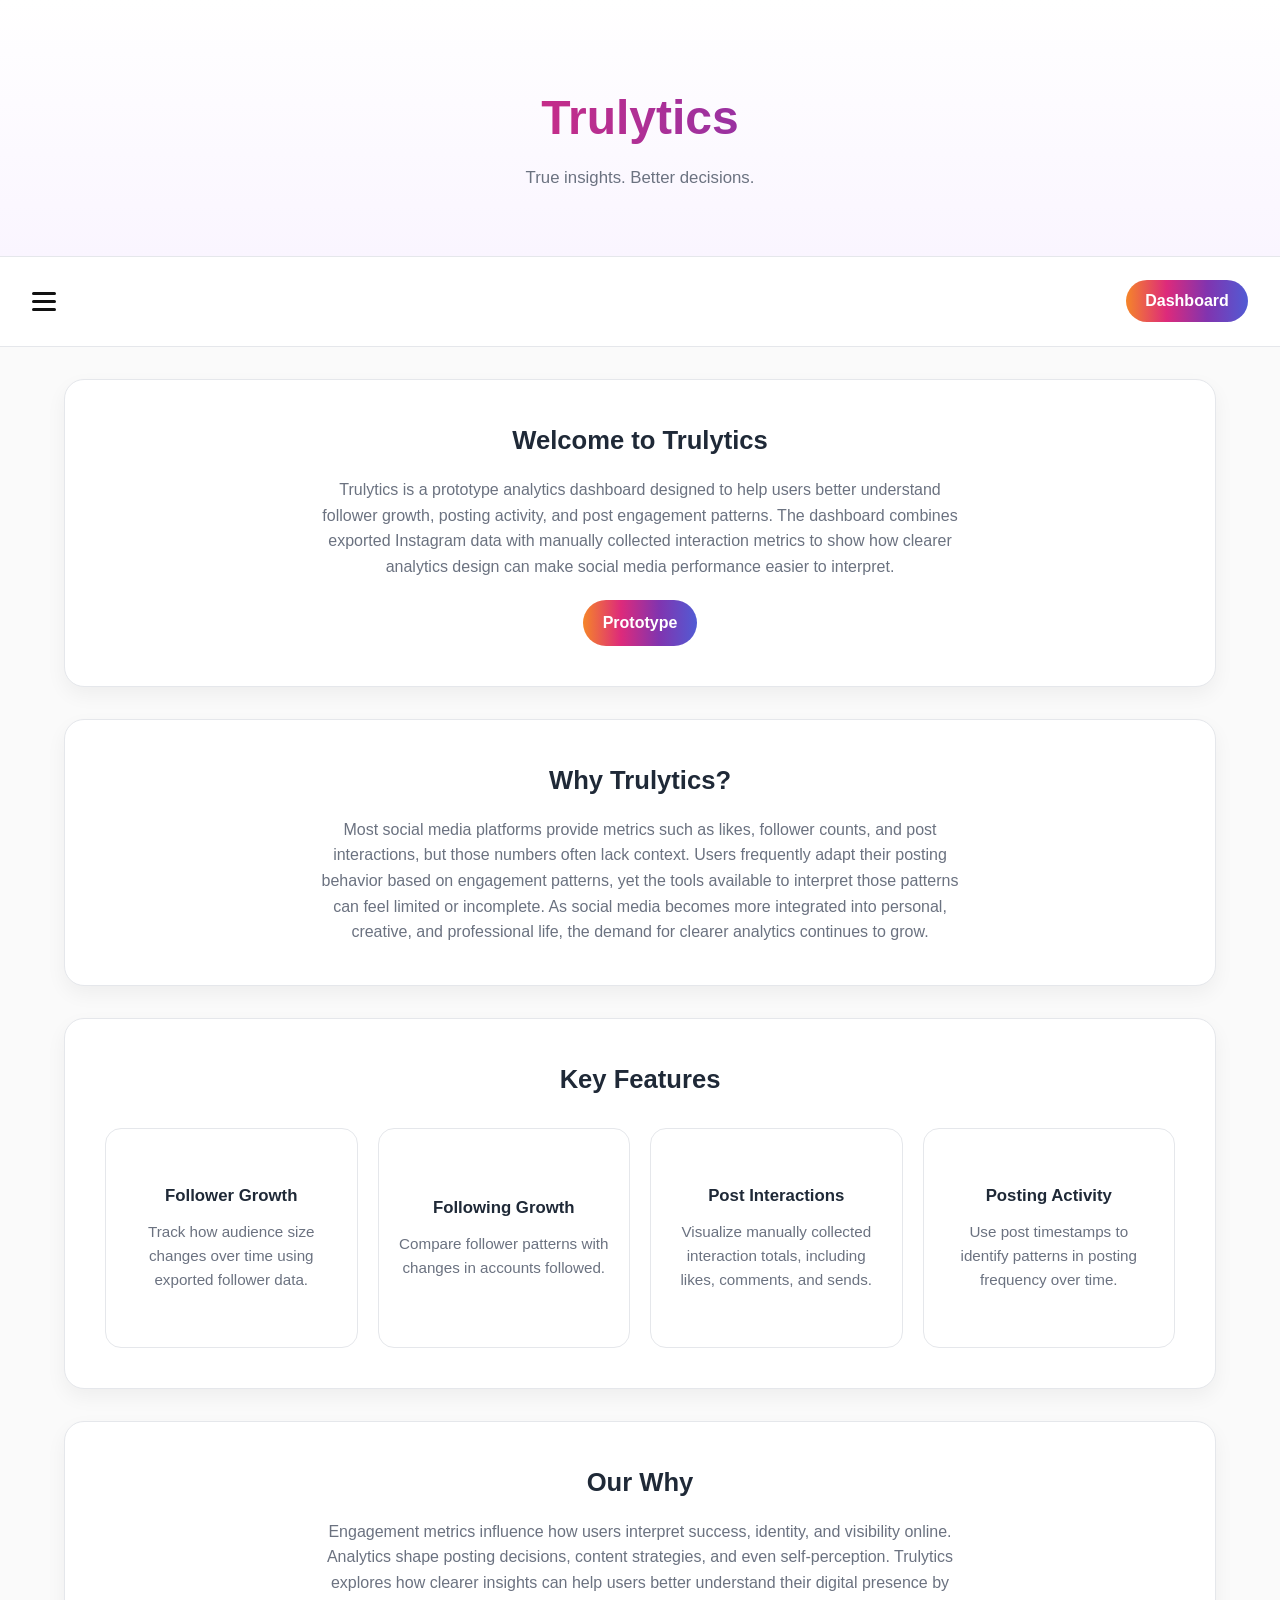
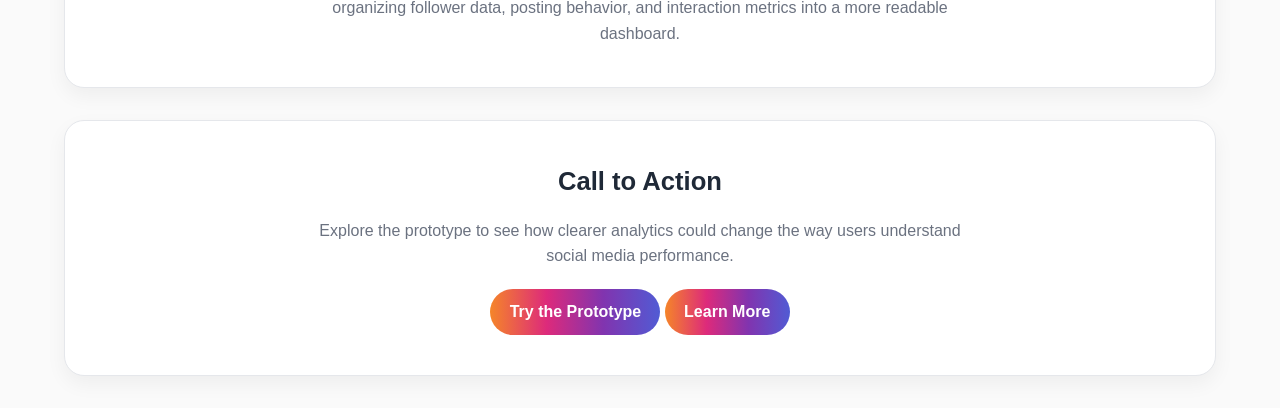
<file: index.html>
<!DOCTYPE html>
<html lang="en">
<head>
    <meta charset="UTF-8">
    <meta name="viewport" content="width=device-width, initial-scale=1.0">
    <meta name="description" content="Final project for DCDA class by Cecilia Murphy">
    <meta name="author" content="Cecilia Murphy">
    <title>Cecilia Murphy | DCDA Final Project</title>
    <link rel="stylesheet" href="css/styles.css">
    <script src="js/app.js" defer></script>
</head>
<body>

    <header>
        <a href="index.html" style="text-decoration: none;">
            <h1>Trulytics</h1>
            <p>True insights. Better decisions.</p>
        </a>
    </header>

    <nav>
        <div class="nav-container">
            <div class="hamburger">
                <span></span>
                <span></span>
                <span></span>
            </div>
            <ul>
                <li><a href="index.html">Home</a></li>
                <li><a href="features.html">Features</a></li>
                <li><a href="literature.html">Literature Review</a></li>
                <li><a href="methods.html">Methods</a></li>
                <li><a href="findings.html">Analysis & Findings</a></li>
                <li><a href="conclusion.html">Conclusion</a></li>
                <li><a href="works-cited.html">References</a></li>
            </ul>
        </div>
        <div class="nav-dashboard">
            <a href="dashboard.html" class="button">Dashboard</a>
        </div>
    </nav>

<main>
    <section id="introduction">
        <h2>Welcome to Trulytics</h2>
        <p>Trulytics is a prototype analytics dashboard designed to help users better understand follower growth, posting activity, and post engagement patterns. The dashboard combines exported Instagram data with manually collected interaction metrics to show how clearer analytics design can make social media performance easier to interpret.</p>
        <a href="dashboard.html" class="button">Prototype</a>
    </section>

    <section id="problem">
        <h2>Why Trulytics?</h2>
        <p>Most social media platforms provide metrics such as likes, follower counts, and post interactions, but those numbers often lack context. Users frequently adapt their posting behavior based on engagement patterns, yet the tools available to interpret those patterns can feel limited or incomplete. As social media becomes more integrated into personal, creative, and professional life, the demand for clearer analytics continues to grow.</p>
    </section>

    <section id="Features">
        <h2>Key Features</h2>

        <div class="feature-cards">
            <div class="feature-card">
                <h3>Follower Growth</h3>
                <p>Track how audience size changes over time using exported follower data.</p>
            </div>
            <div class="feature-card">
                <h3>Following Growth</h3>
                <p>Compare follower patterns with changes in accounts followed.</p>
            </div>
            <div class="feature-card">
                <h3>Post Interactions</h3>
                <p>Visualize manually collected interaction totals, including likes, comments, and sends.</p>
            </div>
            <div class="feature-card">
                <h3>Posting Activity</h3>
                <p>Use post timestamps to identify patterns in posting frequency over time.</p>
            </div>
        </div>
    </section>

    <section id="why">
        <h2>Our Why</h2>
        <p>Engagement metrics influence how users interpret success, identity, and visibility online. Analytics shape posting decisions, content strategies, and even self-perception. Trulytics explores how clearer insights can help users better understand their digital presence by organizing follower data, posting behavior, and interaction metrics into a more readable dashboard.</p>
    </section>

    <section id="action">
        <h2>Call to Action</h2>
        <p>Explore the prototype to see how clearer analytics could change the way users understand social media performance.</p>
        <a href="dashboard.html" class="button">Try the Prototype</a>
        <a href="literature.html" class="button">Learn More</a>
    </section>
</main>

</body>
</html>
</file>
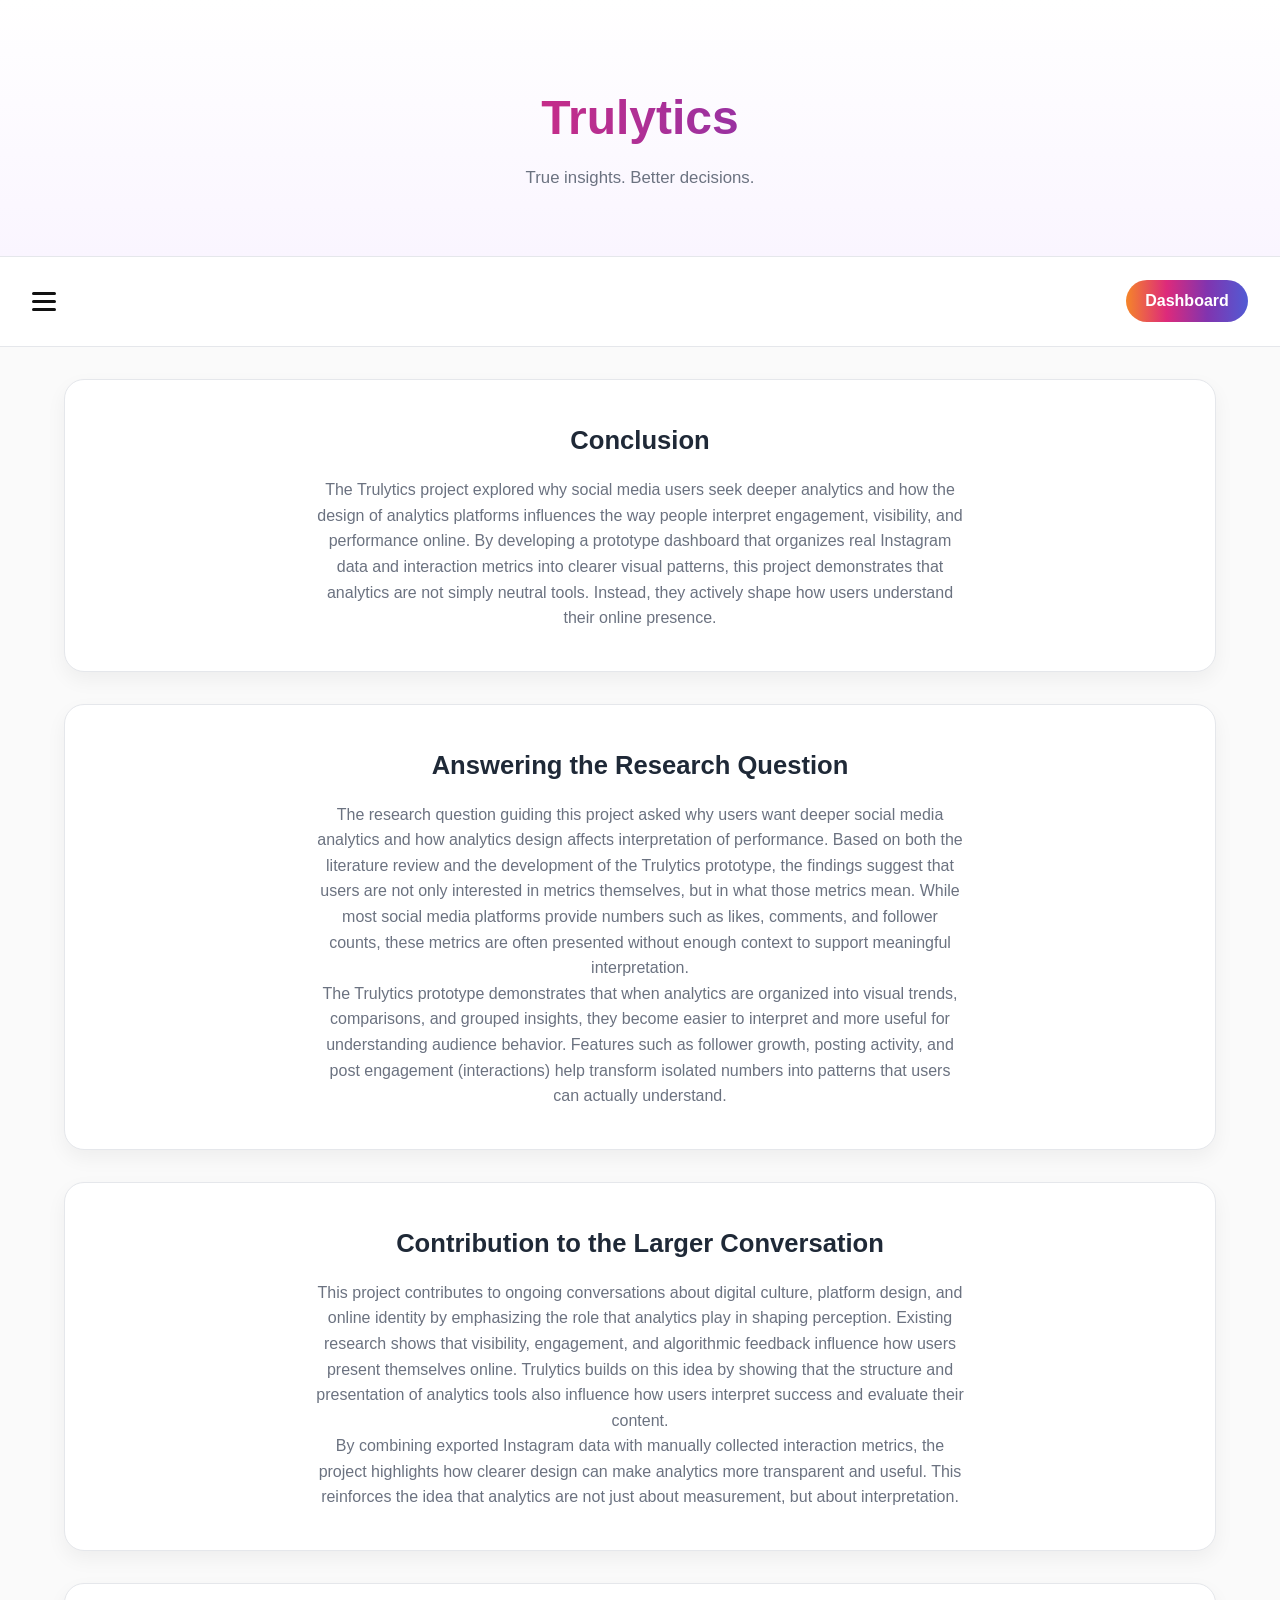
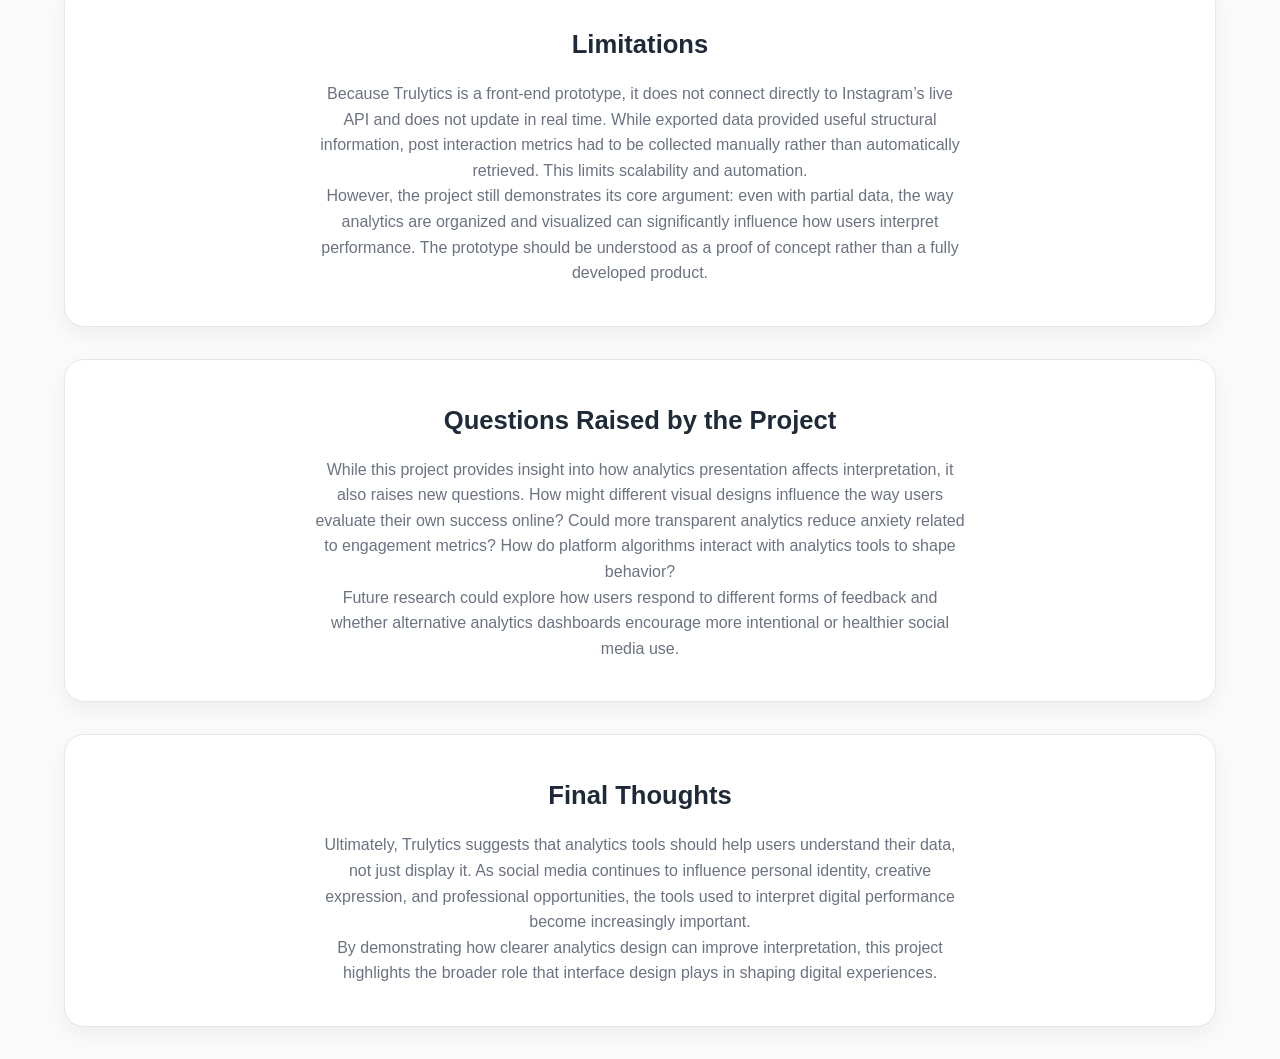
<file: conclusion.html>
<!DOCTYPE html>
<html lang="en">
<head>
    <meta charset="UTF-8">
    <meta name="viewport" content="width=device-width, initial-scale=1.0">
    <meta name="description" content="Conclusion for Trulytics, a DCDA final project by Cecilia Murphy">
    <meta name="author" content="Cecilia Murphy">
    <title>Trulytics | Conclusion</title>
    <link rel="stylesheet" href="css/styles.css">
    <script src="js/app.js" defer></script>
</head>
<body>

    <header>
        <a href="index.html" style="text-decoration: none;">
            <h1>Trulytics</h1>
            <p>True insights. Better decisions.</p>
        </a>
    </header>

    <nav>
        <div class="nav-container">
            <div class="hamburger">
                <span></span>
                <span></span>
                <span></span>
            </div>
            <ul>
                <li><a href="index.html">Home</a></li>
                <li><a href="features.html">Features</a></li>
                <li><a href="literature.html">Literature Review</a></li>
                <li><a href="methods.html">Methods</a></li>
                <li><a href="findings.html">Analysis & Findings</a></li>
                <li><a href="conclusion.html">Conclusion</a></li>
                <li><a href="works-cited.html">References</a></li>
            </ul>
        </div>
        <div class="nav-dashboard">
            <a href="dashboard.html" class="button">Dashboard</a>
        </div>
    </nav>

<main>

    <section id="conclusion-intro">
        <h2>Conclusion</h2>
        <p>The Trulytics project explored why social media users seek deeper analytics and how the design of analytics platforms influences the way people interpret engagement, visibility, and performance online. By developing a prototype dashboard that organizes real Instagram data and interaction metrics into clearer visual patterns, this project demonstrates that analytics are not simply neutral tools. Instead, they actively shape how users understand their online presence.</p>
    </section>

    <section id="research-question">
        <h2>Answering the Research Question</h2>
        <p>The research question guiding this project asked why users want deeper social media analytics and how analytics design affects interpretation of performance. Based on both the literature review and the development of the Trulytics prototype, the findings suggest that users are not only interested in metrics themselves, but in what those metrics mean. While most social media platforms provide numbers such as likes, comments, and follower counts, these metrics are often presented without enough context to support meaningful interpretation.</p>
        <p>The Trulytics prototype demonstrates that when analytics are organized into visual trends, comparisons, and grouped insights, they become easier to interpret and more useful for understanding audience behavior. Features such as follower growth, posting activity, and post engagement (interactions) help transform isolated numbers into patterns that users can actually understand.</p>
    </section>

    <section id="contribution">
        <h2>Contribution to the Larger Conversation</h2>
        <p>This project contributes to ongoing conversations about digital culture, platform design, and online identity by emphasizing the role that analytics play in shaping perception. Existing research shows that visibility, engagement, and algorithmic feedback influence how users present themselves online. Trulytics builds on this idea by showing that the structure and presentation of analytics tools also influence how users interpret success and evaluate their content.</p>
        <p>By combining exported Instagram data with manually collected interaction metrics, the project highlights how clearer design can make analytics more transparent and useful. This reinforces the idea that analytics are not just about measurement, but about interpretation.</p>
    </section>

    <section id="project-limitations">
        <h2>Limitations</h2>
        <p>Because Trulytics is a front-end prototype, it does not connect directly to Instagram’s live API and does not update in real time. While exported data provided useful structural information, post interaction metrics had to be collected manually rather than automatically retrieved. This limits scalability and automation.</p>
        <p>However, the project still demonstrates its core argument: even with partial data, the way analytics are organized and visualized can significantly influence how users interpret performance. The prototype should be understood as a proof of concept rather than a fully developed product.</p>
    </section>

    <section id="future-questions">
        <h2>Questions Raised by the Project</h2>
        <p>While this project provides insight into how analytics presentation affects interpretation, it also raises new questions. How might different visual designs influence the way users evaluate their own success online? Could more transparent analytics reduce anxiety related to engagement metrics? How do platform algorithms interact with analytics tools to shape behavior?</p>
        <p>Future research could explore how users respond to different forms of feedback and whether alternative analytics dashboards encourage more intentional or healthier social media use.</p>
    </section>

    <section id="final-thoughts">
        <h2>Final Thoughts</h2>
        <p>Ultimately, Trulytics suggests that analytics tools should help users understand their data, not just display it. As social media continues to influence personal identity, creative expression, and professional opportunities, the tools used to interpret digital performance become increasingly important.</p>
        <p>By demonstrating how clearer analytics design can improve interpretation, this project highlights the broader role that interface design plays in shaping digital experiences.</p>
    </section>

</main>

</body>
</html>
</file>
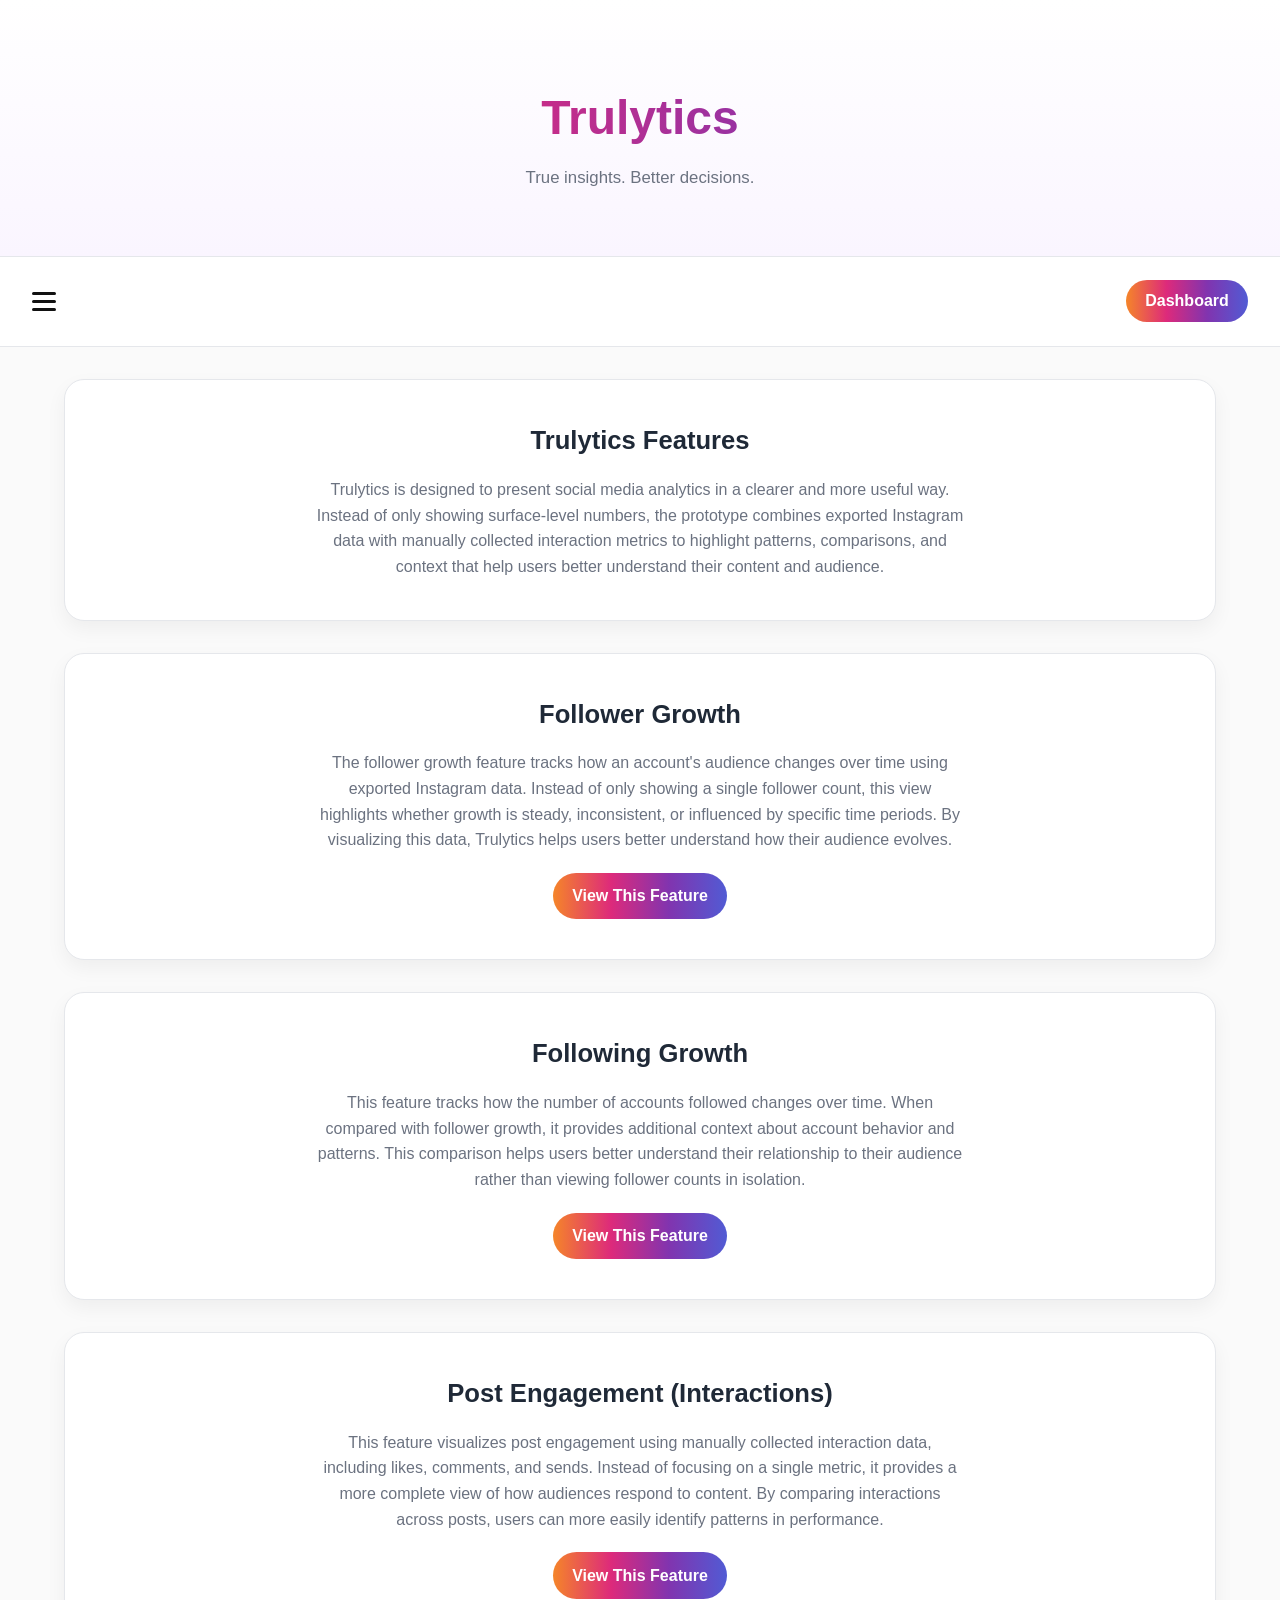
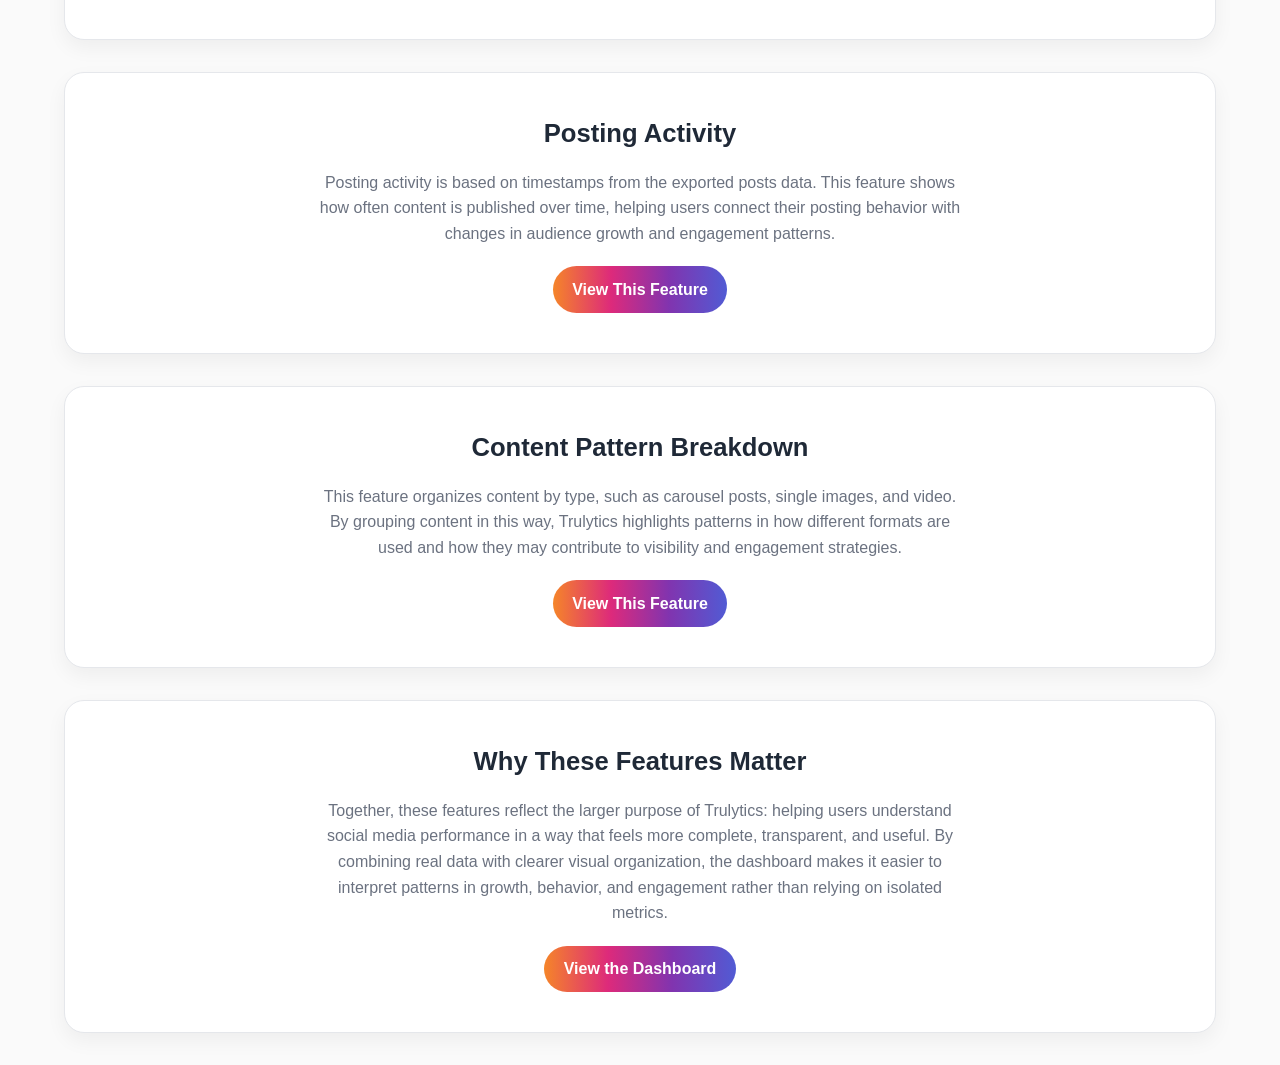
<file: features.html>
<!DOCTYPE html>
<html lang="en">
<head>
    <meta charset="UTF-8">
    <meta name="viewport" content="width=device-width, initial-scale=1.0">
    <meta name="description" content="Features page for Trulytics, a DCDA final project by Cecilia Murphy">
    <meta name="author" content="Cecilia Murphy">
    <title>Trulytics | Features</title>
    <link rel="stylesheet" href="css/styles.css">
    <script src="js/app.js" defer></script>
</head>
<body>

    <header>
        <a href="index.html" style="text-decoration: none;">
            <h1>Trulytics</h1>
            <p>True insights. Better decisions.</p>
        </a>
    </header>

    <nav>
        <div class="nav-container">
            <div class="hamburger">
                <span></span>
                <span></span>
                <span></span>
            </div>
            <ul>
                <li><a href="index.html">Home</a></li>
                <li><a href="features.html">Features</a></li>
                <li><a href="literature.html">Literature Review</a></li>
                <li><a href="methods.html">Methods</a></li>
                <li><a href="findings.html">Analysis & Findings</a></li>
                <li><a href="conclusion.html">Conclusion</a></li>
                <li><a href="works-cited.html">References</a></li>
            </ul>
        </div>
        <div class="nav-dashboard">
            <a href="dashboard.html" class="button">Dashboard</a>
        </div>
    </nav>

<main>
    <section id="features-intro">
        <h2>Trulytics Features</h2>
        <p>Trulytics is designed to present social media analytics in a clearer and more useful way. Instead of only showing surface-level numbers, the prototype combines exported Instagram data with manually collected interaction metrics to highlight patterns, comparisons, and context that help users better understand their content and audience.</p>
    </section>

    <section id="follower-growth">
        <h2>Follower Growth</h2>
        <p>The follower growth feature tracks how an account's audience changes over time using exported Instagram data. Instead of only showing a single follower count, this view highlights whether growth is steady, inconsistent, or influenced by specific time periods. By visualizing this data, Trulytics helps users better understand how their audience evolves.</p>
        <a href="dashboard.html" class="button">View This Feature</a>
    </section>

    <section id="following-growth">
        <h2>Following Growth</h2>
        <p>This feature tracks how the number of accounts followed changes over time. When compared with follower growth, it provides additional context about account behavior and patterns. This comparison helps users better understand their relationship to their audience rather than viewing follower counts in isolation.</p>
        <a href="dashboard.html" class="button">View This Feature</a>
    </section>

    <section id="engagement-trends">
        <h2>Post Engagement (Interactions)</h2>
        <p>This feature visualizes post engagement using manually collected interaction data, including likes, comments, and sends. Instead of focusing on a single metric, it provides a more complete view of how audiences respond to content. By comparing interactions across posts, users can more easily identify patterns in performance.</p>
        <a href="dashboard.html" class="button">View This Feature</a>
    </section>

    <section id="posting-activity">
        <h2>Posting Activity</h2>
        <p>Posting activity is based on timestamps from the exported posts data. This feature shows how often content is published over time, helping users connect their posting behavior with changes in audience growth and engagement patterns.</p>
        <a href="dashboard.html" class="button">View This Feature</a>
    </section>

    <section id="content-patterns">
        <h2>Content Pattern Breakdown</h2>
        <p>This feature organizes content by type, such as carousel posts, single images, and video. By grouping content in this way, Trulytics highlights patterns in how different formats are used and how they may contribute to visibility and engagement strategies.</p>
        <a href="dashboard.html" class="button">View This Feature</a>
    </section>

    <section id="features-purpose">
        <h2>Why These Features Matter</h2>
        <p>Together, these features reflect the larger purpose of Trulytics: helping users understand social media performance in a way that feels more complete, transparent, and useful. By combining real data with clearer visual organization, the dashboard makes it easier to interpret patterns in growth, behavior, and engagement rather than relying on isolated metrics.</p>
        <a href="dashboard.html" class="button">View the Dashboard</a>
    </section>
</main>

</body>
</html>
</file>
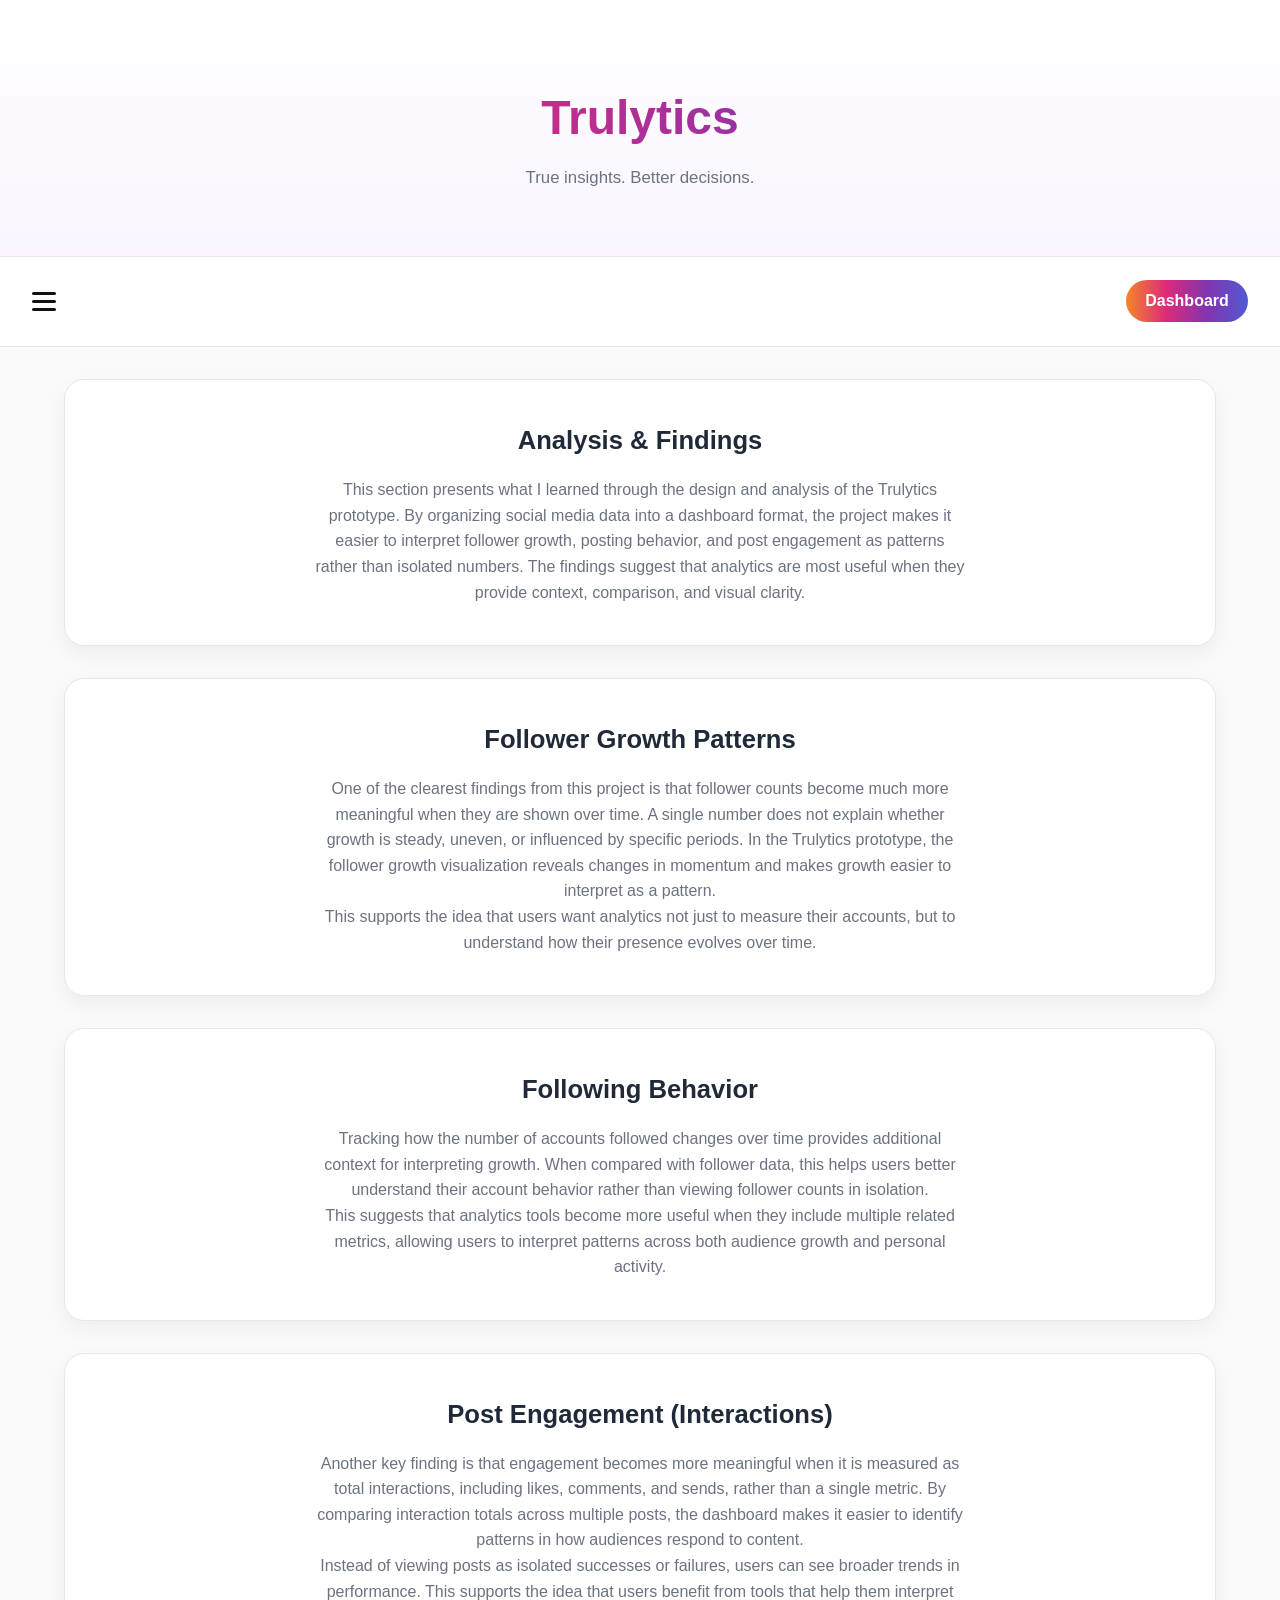
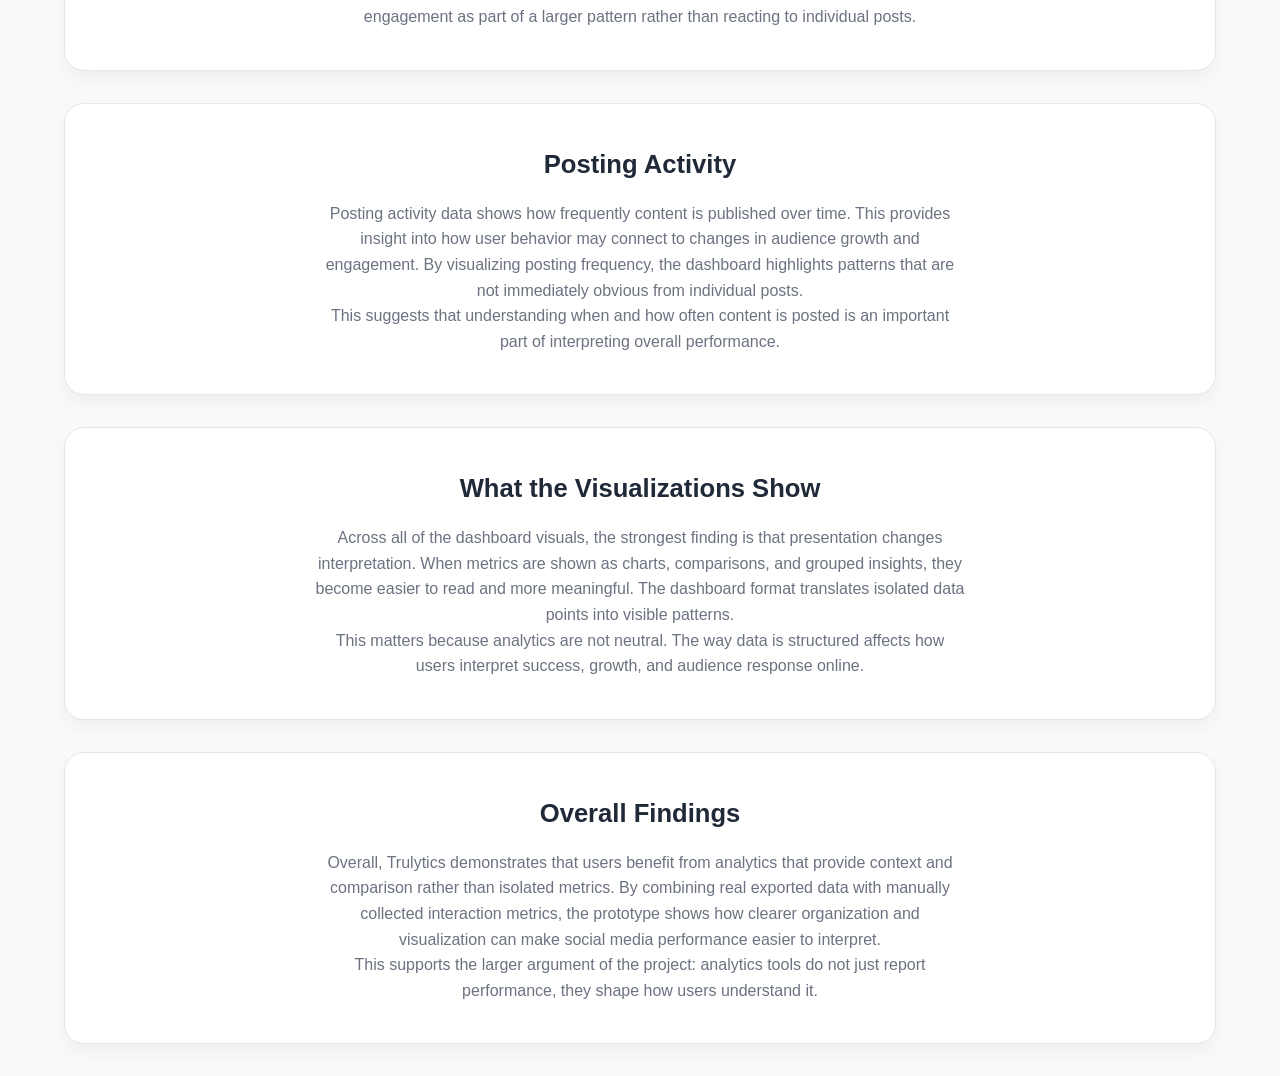
<file: findings.html>
<!DOCTYPE html>
<html lang="en">
<head>
    <meta charset="UTF-8">
    <meta name="viewport" content="width=device-width, initial-scale=1.0">
    <meta name="description" content="Analysis and findings for Trulytics, a DCDA final project by Cecilia Murphy">
    <meta name="author" content="Cecilia Murphy">
    <title>Trulytics | Analysis & Findings</title>
    <link rel="stylesheet" href="css/styles.css">
    <script src="js/app.js" defer></script>
</head>
<body>

    <header>
        <a href="index.html" style="text-decoration: none;">
            <h1>Trulytics</h1>
            <p>True insights. Better decisions.</p>
        </a>
    </header>

    <nav>
        <div class="nav-container">
            <div class="hamburger">
                <span></span>
                <span></span>
                <span></span>
            </div>
            <ul>
                <li><a href="index.html">Home</a></li>
                <li><a href="features.html">Features</a></li>
                <li><a href="literature.html">Literature Review</a></li>
                <li><a href="methods.html">Methods</a></li>
                <li><a href="findings.html">Analysis & Findings</a></li>
                <li><a href="conclusion.html">Conclusion</a></li>
                <li><a href="works-cited.html">References</a></li>
            </ul>
        </div>
        <div class="nav-dashboard">
            <a href="dashboard.html" class="button">Dashboard</a>
        </div>
    </nav>

<main>
    <section id="findings-intro">
        <h2>Analysis & Findings</h2>
        <p>This section presents what I learned through the design and analysis of the Trulytics prototype. By organizing social media data into a dashboard format, the project makes it easier to interpret follower growth, posting behavior, and post engagement as patterns rather than isolated numbers. The findings suggest that analytics are most useful when they provide context, comparison, and visual clarity.</p>
    </section>

    <section id="findings-growth">
        <h2>Follower Growth Patterns</h2>
        <p>One of the clearest findings from this project is that follower counts become much more meaningful when they are shown over time. A single number does not explain whether growth is steady, uneven, or influenced by specific periods. In the Trulytics prototype, the follower growth visualization reveals changes in momentum and makes growth easier to interpret as a pattern.</p>
        <p>This supports the idea that users want analytics not just to measure their accounts, but to understand how their presence evolves over time.</p>
    </section>

    <section id="findings-following">
        <h2>Following Behavior</h2>
        <p>Tracking how the number of accounts followed changes over time provides additional context for interpreting growth. When compared with follower data, this helps users better understand their account behavior rather than viewing follower counts in isolation.</p>
        <p>This suggests that analytics tools become more useful when they include multiple related metrics, allowing users to interpret patterns across both audience growth and personal activity.</p>
    </section>

    <section id="findings-engagement">
        <h2>Post Engagement (Interactions)</h2>
        <p>Another key finding is that engagement becomes more meaningful when it is measured as total interactions, including likes, comments, and sends, rather than a single metric. By comparing interaction totals across multiple posts, the dashboard makes it easier to identify patterns in how audiences respond to content.</p>
        <p>Instead of viewing posts as isolated successes or failures, users can see broader trends in performance. This supports the idea that users benefit from tools that help them interpret engagement as part of a larger pattern rather than reacting to individual posts.</p>
    </section>

    <section id="findings-posting">
        <h2>Posting Activity</h2>
        <p>Posting activity data shows how frequently content is published over time. This provides insight into how user behavior may connect to changes in audience growth and engagement. By visualizing posting frequency, the dashboard highlights patterns that are not immediately obvious from individual posts.</p>
        <p>This suggests that understanding when and how often content is posted is an important part of interpreting overall performance.</p>
    </section>

    <section id="findings-visualization">
        <h2>What the Visualizations Show</h2>
        <p>Across all of the dashboard visuals, the strongest finding is that presentation changes interpretation. When metrics are shown as charts, comparisons, and grouped insights, they become easier to read and more meaningful. The dashboard format translates isolated data points into visible patterns.</p>
        <p>This matters because analytics are not neutral. The way data is structured affects how users interpret success, growth, and audience response online.</p>
    </section>

    <section id="findings-summary">
        <h2>Overall Findings</h2>
        <p>Overall, Trulytics demonstrates that users benefit from analytics that provide context and comparison rather than isolated metrics. By combining real exported data with manually collected interaction metrics, the prototype shows how clearer organization and visualization can make social media performance easier to interpret.</p>
        <p>This supports the larger argument of the project: analytics tools do not just report performance, they shape how users understand it.</p>
    </section>
</main>

</body>
</html>
</file>
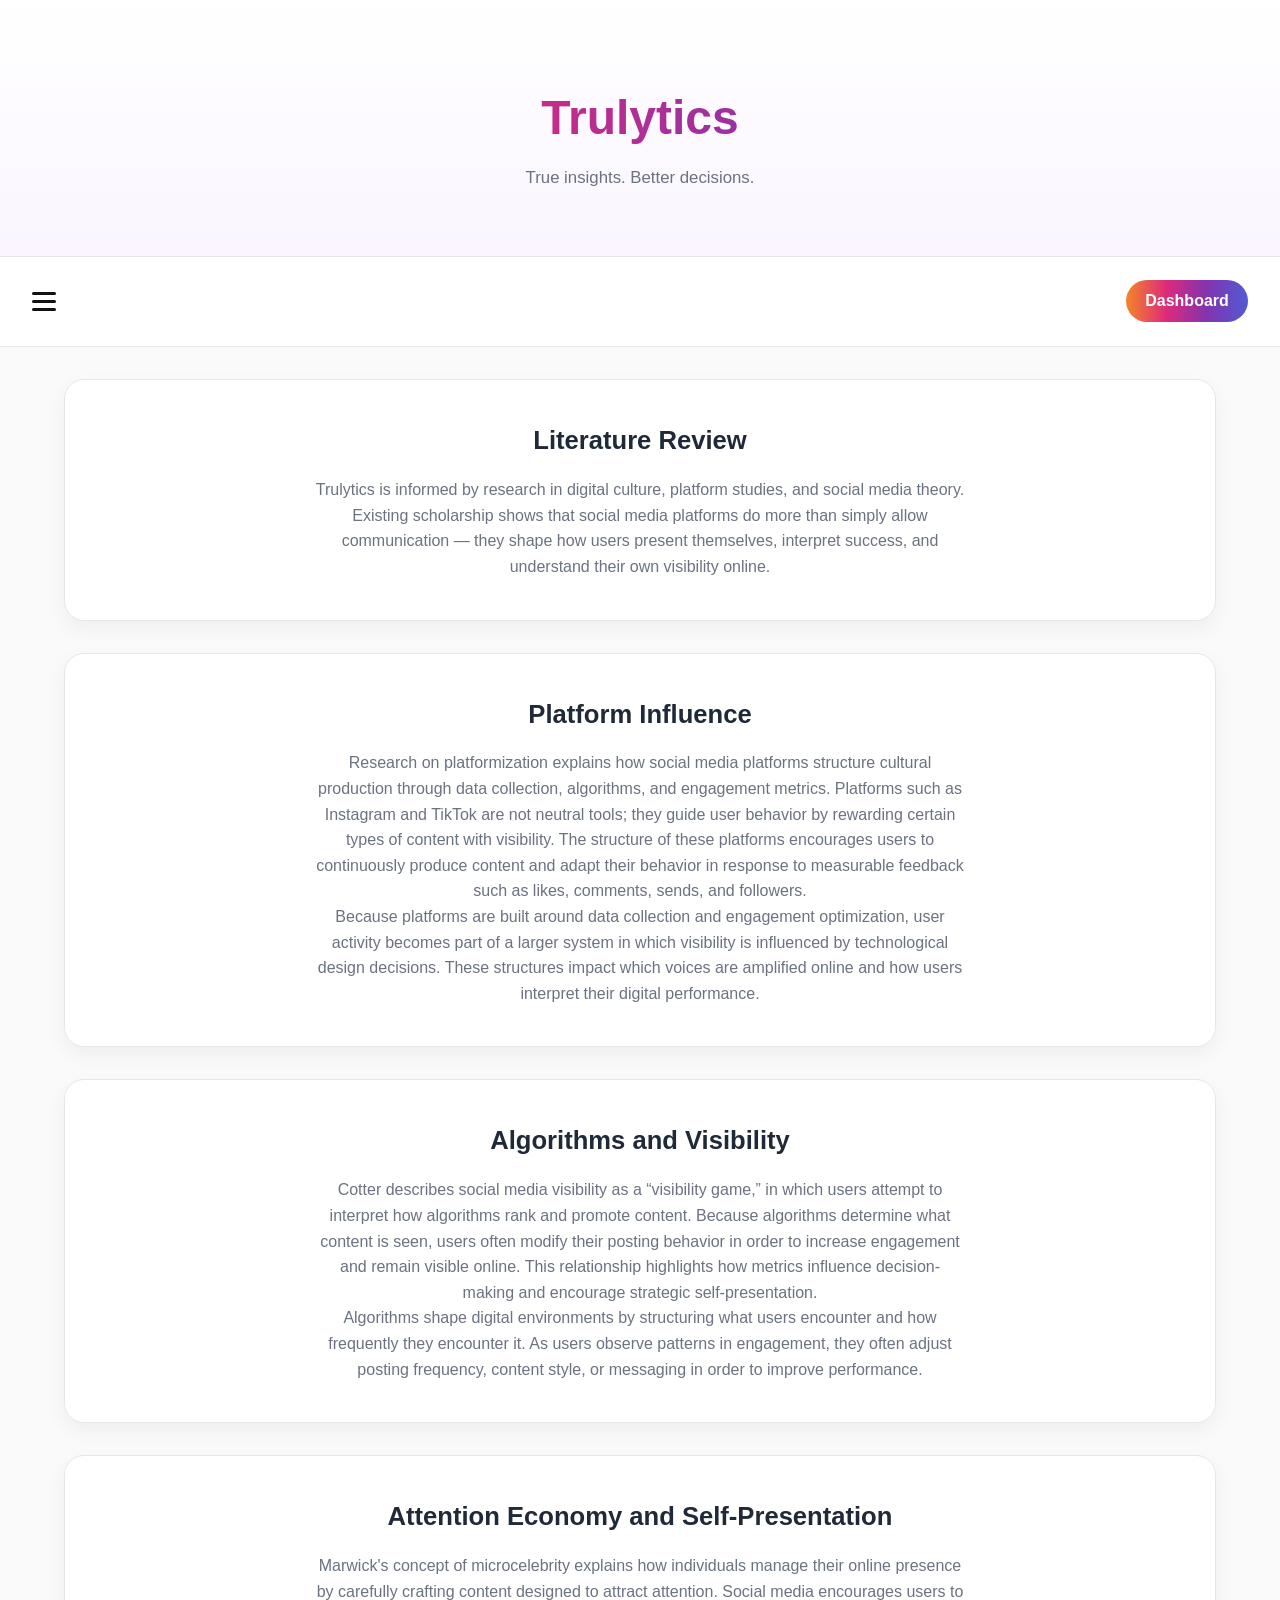
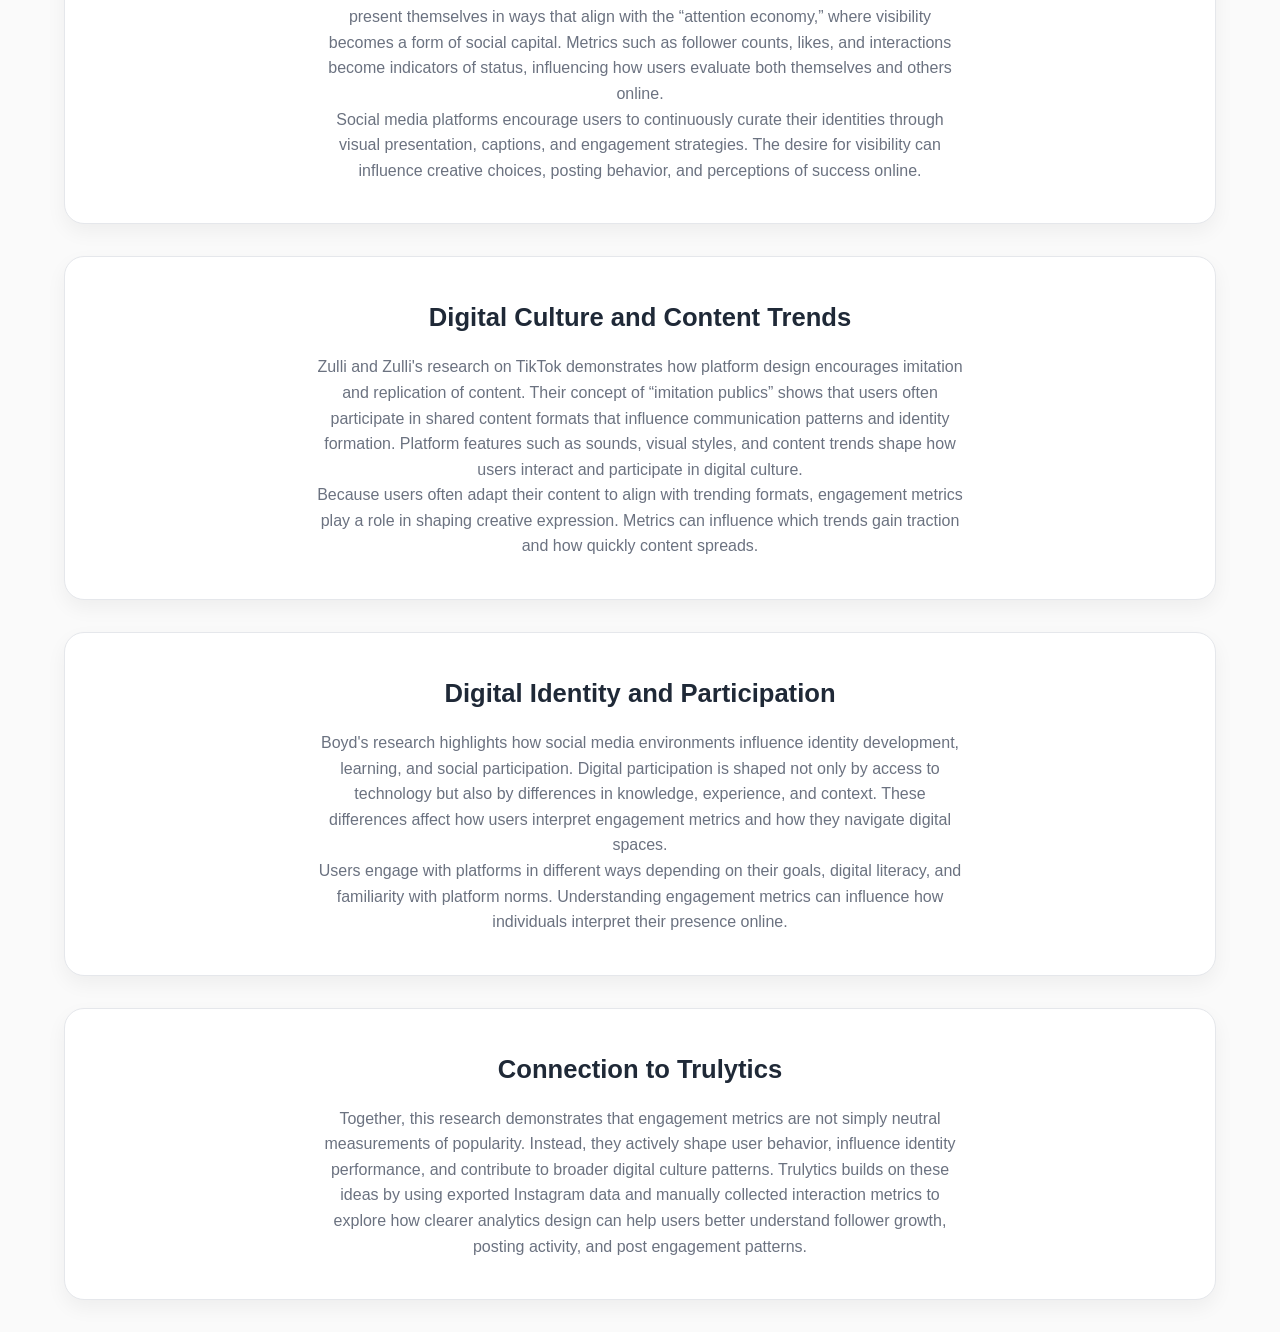
<file: literature.html>
<!DOCTYPE html>
<html lang="en">
<head>
    <meta charset="UTF-8">
    <meta name="viewport" content="width=device-width, initial-scale=1.0">
    <meta name="description" content="Research supporting the Trulytics prototype">
    <meta name="author" content="Cecilia Murphy">
    <title>Research | Trulytics</title>
    <link rel="stylesheet" href="css/styles.css">
    <script src="js/app.js" defer></script>
</head>
<body>

    <header>
        <a href="index.html" style="text-decoration: none;">
            <h1>Trulytics</h1>
            <p>True insights. Better decisions.</p>
        </a>
    </header>

    <nav>
        <div class="nav-container">
            <div class="hamburger">
                <span></span>
                <span></span>
                <span></span>
            </div>
            <ul>
                <li><a href="index.html">Home</a></li>
                <li><a href="features.html">Features</a></li>
                <li><a href="literature.html">Literature Review</a></li>
                <li><a href="methods.html">Methods</a></li>
                <li><a href="findings.html">Analysis & Findings</a></li>
                <li><a href="conclusion.html">Conclusion</a></li>
                <li><a href="works-cited.html">References</a></li>
            </ul>
        </div>
        <div class="nav-dashboard">
            <a href="dashboard.html" class="button">Dashboard</a>
        </div>
    </nav>

<main>
    <section id="research-intro">
        <h2>Literature Review</h2>
        <p>Trulytics is informed by research in digital culture, platform studies, and social media theory. Existing scholarship shows that social media platforms do more than simply allow communication — they shape how users present themselves, interpret success, and understand their own visibility online.</p>
    </section>

    <section id="platformization">
        <h2>Platform Influence</h2>
        <p>Research on platformization explains how social media platforms structure cultural production through data collection, algorithms, and engagement metrics. Platforms such as Instagram and TikTok are not neutral tools; they guide user behavior by rewarding certain types of content with visibility. The structure of these platforms encourages users to continuously produce content and adapt their behavior in response to measurable feedback such as likes, comments, sends, and followers.</p>
        <p>Because platforms are built around data collection and engagement optimization, user activity becomes part of a larger system in which visibility is influenced by technological design decisions. These structures impact which voices are amplified online and how users interpret their digital performance.</p>
    </section>

    <section id="algorithmic-visibility">
        <h2>Algorithms and Visibility</h2>
        <p>Cotter describes social media visibility as a “visibility game,” in which users attempt to interpret how algorithms rank and promote content. Because algorithms determine what content is seen, users often modify their posting behavior in order to increase engagement and remain visible online. This relationship highlights how metrics influence decision-making and encourage strategic self-presentation.</p>
        <p>Algorithms shape digital environments by structuring what users encounter and how frequently they encounter it. As users observe patterns in engagement, they often adjust posting frequency, content style, or messaging in order to improve performance.</p>
    </section>

    <section id="attention-economy">
        <h2>Attention Economy and Self-Presentation</h2>
        <p>Marwick's concept of microcelebrity explains how individuals manage their online presence by carefully crafting content designed to attract attention. Social media encourages users to present themselves in ways that align with the “attention economy,” where visibility becomes a form of social capital. Metrics such as follower counts, likes, and interactions become indicators of status, influencing how users evaluate both themselves and others online.</p>
        <p>Social media platforms encourage users to continuously curate their identities through visual presentation, captions, and engagement strategies. The desire for visibility can influence creative choices, posting behavior, and perceptions of success online.</p>
    </section>

    <section id="memes">
        <h2>Digital Culture and Content Trends</h2>
        <p>Zulli and Zulli's research on TikTok demonstrates how platform design encourages imitation and replication of content. Their concept of “imitation publics” shows that users often participate in shared content formats that influence communication patterns and identity formation. Platform features such as sounds, visual styles, and content trends shape how users interact and participate in digital culture.</p>
        <p>Because users often adapt their content to align with trending formats, engagement metrics play a role in shaping creative expression. Metrics can influence which trends gain traction and how quickly content spreads.</p>
    </section>

    <section id="digital-identity">
        <h2>Digital Identity and Participation</h2>
        <p>Boyd's research highlights how social media environments influence identity development, learning, and social participation. Digital participation is shaped not only by access to technology but also by differences in knowledge, experience, and context. These differences affect how users interpret engagement metrics and how they navigate digital spaces.</p>
        <p>Users engage with platforms in different ways depending on their goals, digital literacy, and familiarity with platform norms. Understanding engagement metrics can influence how individuals interpret their presence online.</p>
    </section>

    <section id="research-connection">
        <h2>Connection to Trulytics</h2>
        <p>Together, this research demonstrates that engagement metrics are not simply neutral measurements of popularity. Instead, they actively shape user behavior, influence identity performance, and contribute to broader digital culture patterns. Trulytics builds on these ideas by using exported Instagram data and manually collected interaction metrics to explore how clearer analytics design can help users better understand follower growth, posting activity, and post engagement patterns.</p>
    </section>
</main>

</body>
</html>
</file>
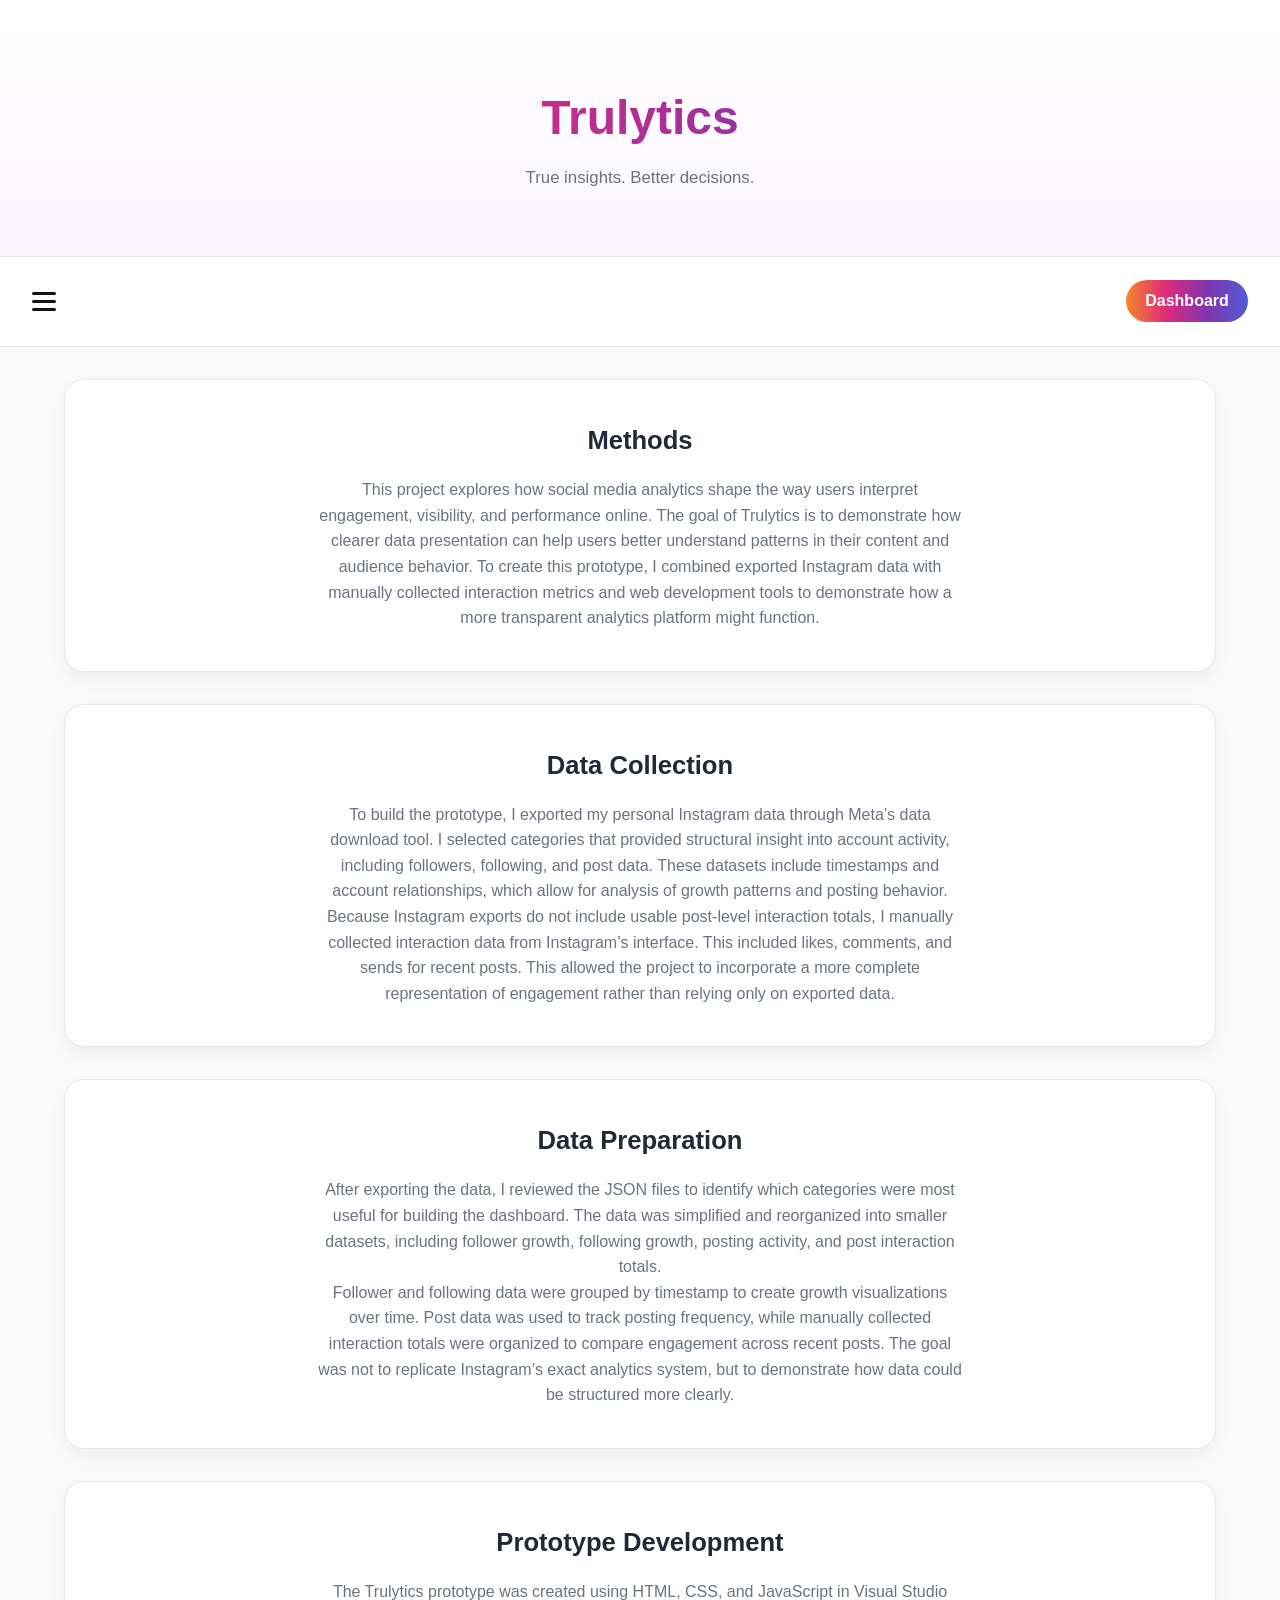
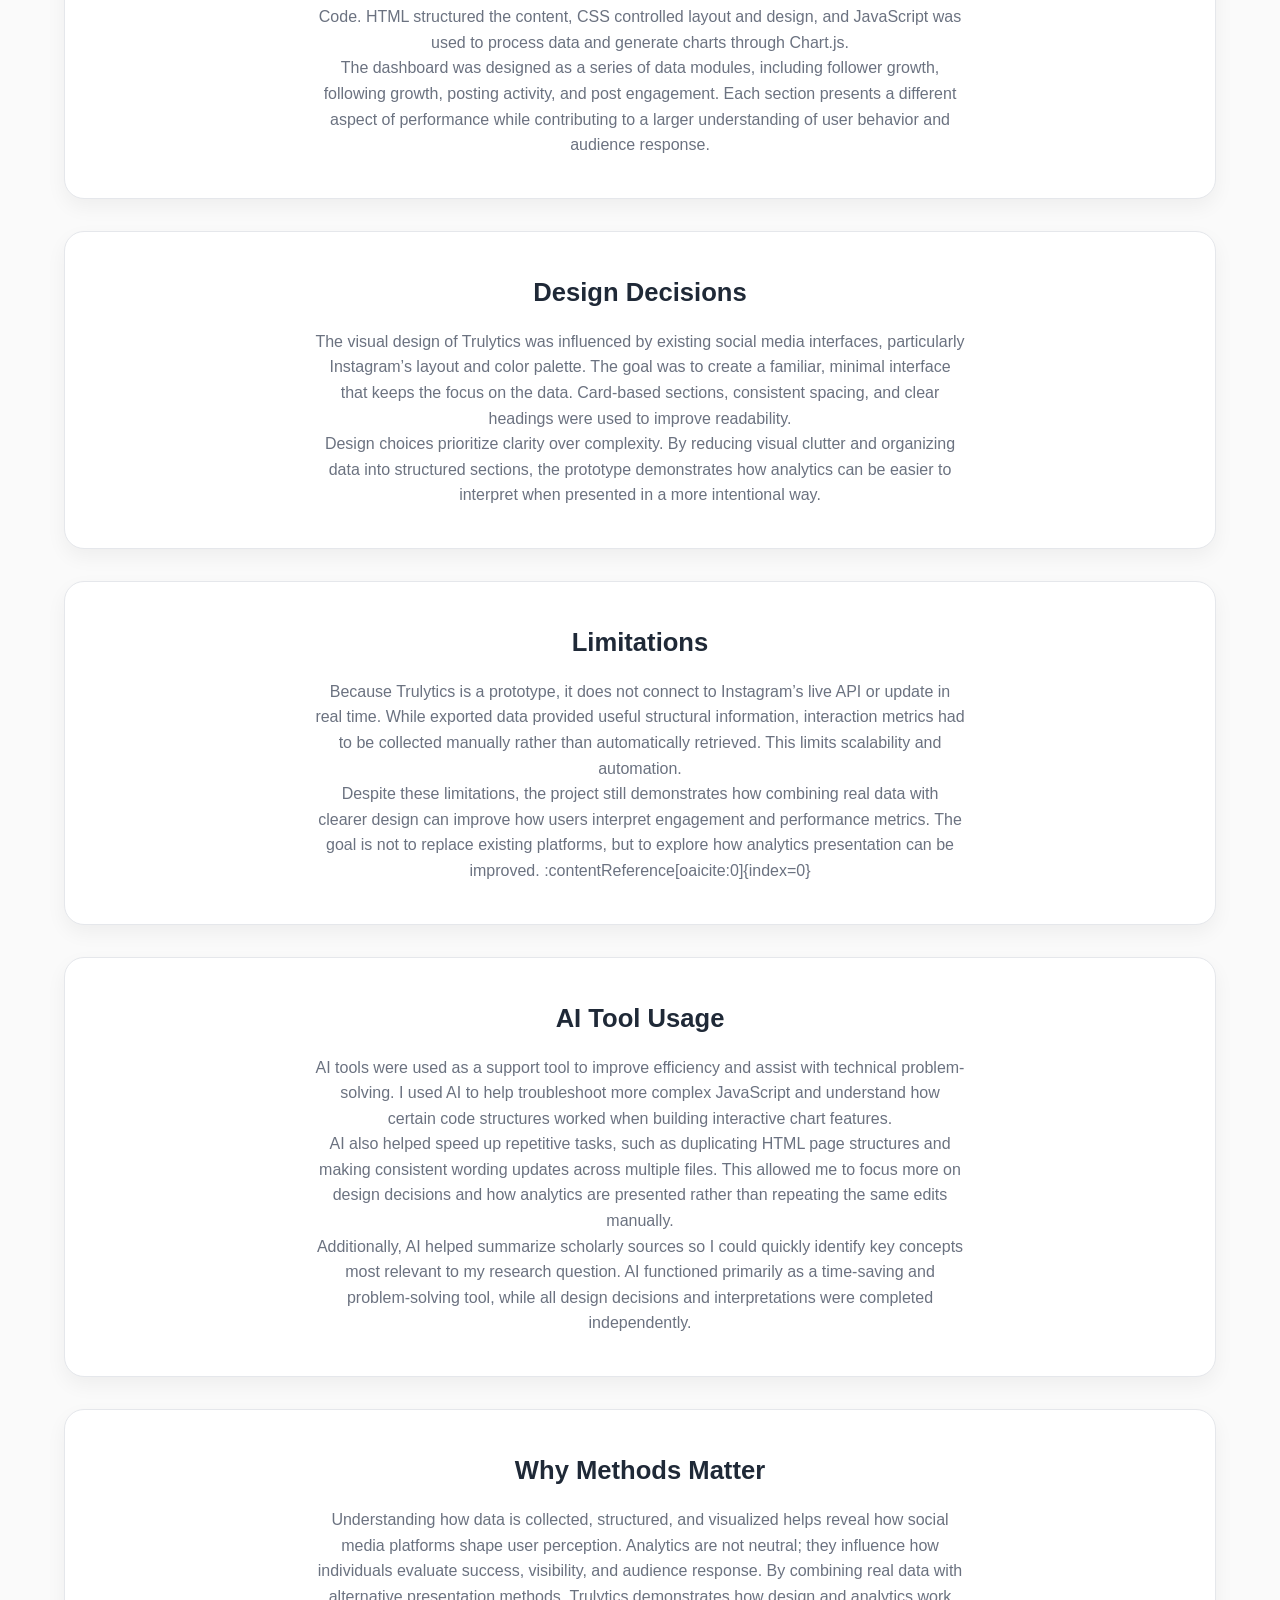
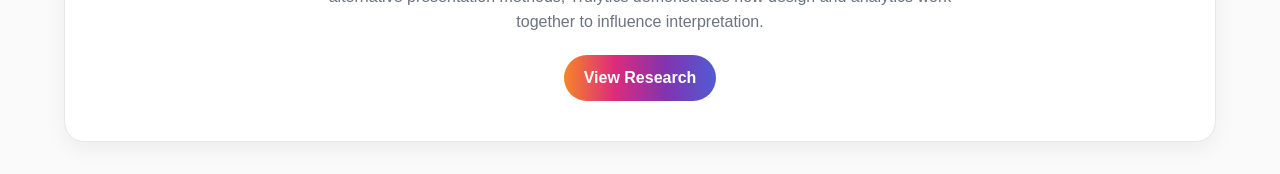
<file: methods.html>
<!DOCTYPE html>
<html lang="en">
<head>
    <meta charset="UTF-8">
    <meta name="viewport" content="width=device-width, initial-scale=1.0">
    <meta name="description" content="Methods page for Trulytics, a DCDA final project by Cecilia Murphy">
    <meta name="author" content="Cecilia Murphy">
    <title>Trulytics | Methods</title>
    <link rel="stylesheet" href="css/styles.css">
    <script src="js/app.js" defer></script>
</head>
<body>

    <header>
        <a href="index.html" style="text-decoration: none;">
            <h1>Trulytics</h1>
            <p>True insights. Better decisions.</p>
        </a>
    </header>

    <nav>
        <div class="nav-container">
            <div class="hamburger">
                <span></span>
                <span></span>
                <span></span>
            </div>
            <ul>
                <li><a href="index.html">Home</a></li>
                <li><a href="features.html">Features</a></li>
                <li><a href="literature.html">Literature Review</a></li>
                <li><a href="methods.html">Methods</a></li>
                <li><a href="findings.html">Analysis & Findings</a></li>
                <li><a href="conclusion.html">Conclusion</a></li>
                <li><a href="works-cited.html">References</a></li>
            </ul>
        </div>
        <div class="nav-dashboard">
            <a href="dashboard.html" class="button">Dashboard</a>
        </div>
    </nav>

<main>
    <section id="methods-intro">
        <h2>Methods</h2>
        <p>This project explores how social media analytics shape the way users interpret engagement, visibility, and performance online. The goal of Trulytics is to demonstrate how clearer data presentation can help users better understand patterns in their content and audience behavior. To create this prototype, I combined exported Instagram data with manually collected interaction metrics and web development tools to demonstrate how a more transparent analytics platform might function.</p>
    </section>

    <section id="data-collection">
        <h2>Data Collection</h2>
        <p>To build the prototype, I exported my personal Instagram data through Meta’s data download tool. I selected categories that provided structural insight into account activity, including followers, following, and post data. These datasets include timestamps and account relationships, which allow for analysis of growth patterns and posting behavior.</p>
        <p>Because Instagram exports do not include usable post-level interaction totals, I manually collected interaction data from Instagram’s interface. This included likes, comments, and sends for recent posts. This allowed the project to incorporate a more complete representation of engagement rather than relying only on exported data.</p>
    </section>

    <section id="data-preparation">
        <h2>Data Preparation</h2>
        <p>After exporting the data, I reviewed the JSON files to identify which categories were most useful for building the dashboard. The data was simplified and reorganized into smaller datasets, including follower growth, following growth, posting activity, and post interaction totals.</p>
        <p>Follower and following data were grouped by timestamp to create growth visualizations over time. Post data was used to track posting frequency, while manually collected interaction totals were organized to compare engagement across recent posts. The goal was not to replicate Instagram’s exact analytics system, but to demonstrate how data could be structured more clearly.</p>
    </section>

    <section id="prototype-development">
        <h2>Prototype Development</h2>
        <p>The Trulytics prototype was created using HTML, CSS, and JavaScript in Visual Studio Code. HTML structured the content, CSS controlled layout and design, and JavaScript was used to process data and generate charts through Chart.js.</p>
        <p>The dashboard was designed as a series of data modules, including follower growth, following growth, posting activity, and post engagement. Each section presents a different aspect of performance while contributing to a larger understanding of user behavior and audience response.</p>
    </section>

    <section id="design-decisions">
        <h2>Design Decisions</h2>
        <p>The visual design of Trulytics was influenced by existing social media interfaces, particularly Instagram’s layout and color palette. The goal was to create a familiar, minimal interface that keeps the focus on the data. Card-based sections, consistent spacing, and clear headings were used to improve readability.</p>
        <p>Design choices prioritize clarity over complexity. By reducing visual clutter and organizing data into structured sections, the prototype demonstrates how analytics can be easier to interpret when presented in a more intentional way.</p>
    </section>

    <section id="limitations">
        <h2>Limitations</h2>
        <p>Because Trulytics is a prototype, it does not connect to Instagram’s live API or update in real time. While exported data provided useful structural information, interaction metrics had to be collected manually rather than automatically retrieved. This limits scalability and automation.</p>
        <p>Despite these limitations, the project still demonstrates how combining real data with clearer design can improve how users interpret engagement and performance metrics. The goal is not to replace existing platforms, but to explore how analytics presentation can be improved. :contentReference[oaicite:0]{index=0}</p>
    </section>

    <section id="ai-usage">
        <h2>AI Tool Usage</h2>
        <p>AI tools were used as a support tool to improve efficiency and assist with technical problem-solving. I used AI to help troubleshoot more complex JavaScript and understand how certain code structures worked when building interactive chart features.</p>
        <p>AI also helped speed up repetitive tasks, such as duplicating HTML page structures and making consistent wording updates across multiple files. This allowed me to focus more on design decisions and how analytics are presented rather than repeating the same edits manually.</p>
        <p>Additionally, AI helped summarize scholarly sources so I could quickly identify key concepts most relevant to my research question. AI functioned primarily as a time-saving and problem-solving tool, while all design decisions and interpretations were completed independently.</p>
    </section>

    <section id="methods-purpose">
        <h2>Why Methods Matter</h2>
        <p>Understanding how data is collected, structured, and visualized helps reveal how social media platforms shape user perception. Analytics are not neutral; they influence how individuals evaluate success, visibility, and audience response. By combining real data with alternative presentation methods, Trulytics demonstrates how design and analytics work together to influence interpretation.</p>
        <a href="literature.html" class="button">View Research</a>
    </section>
</main>

</body>
</html>
</file>
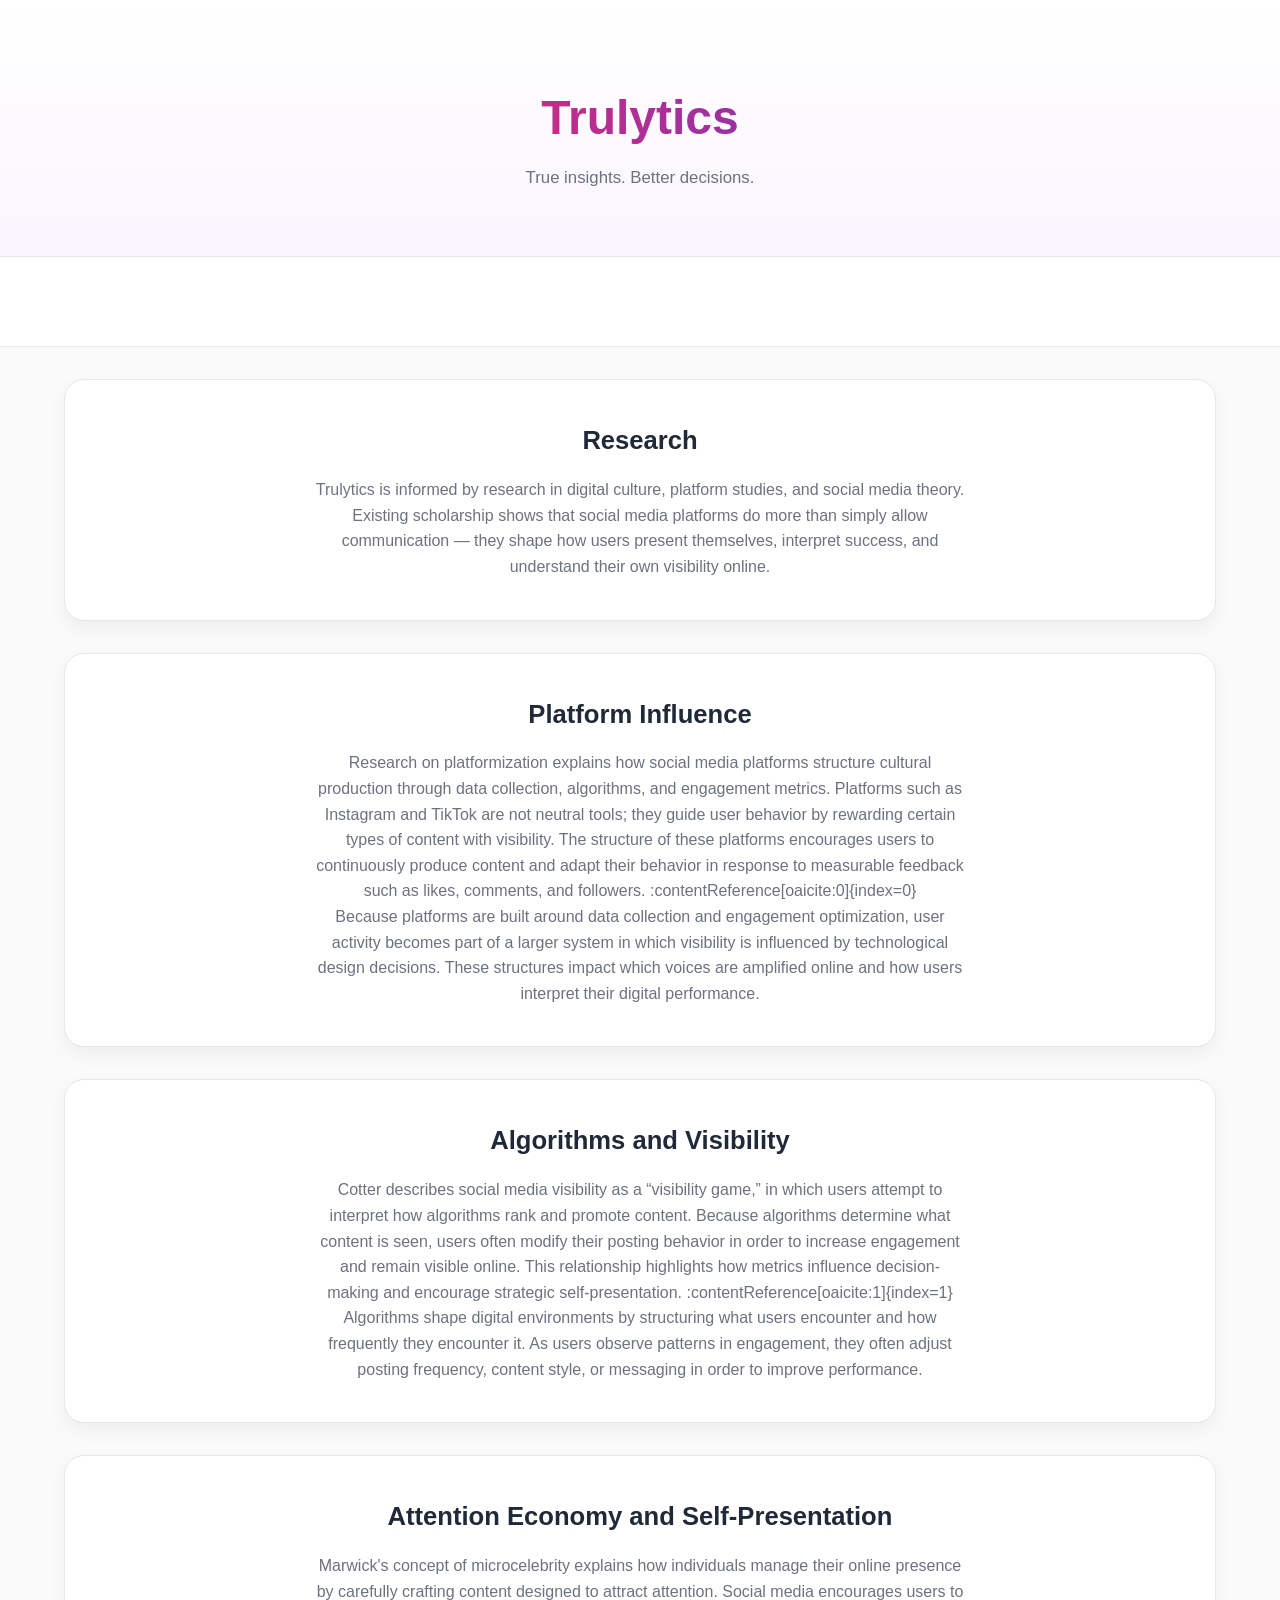
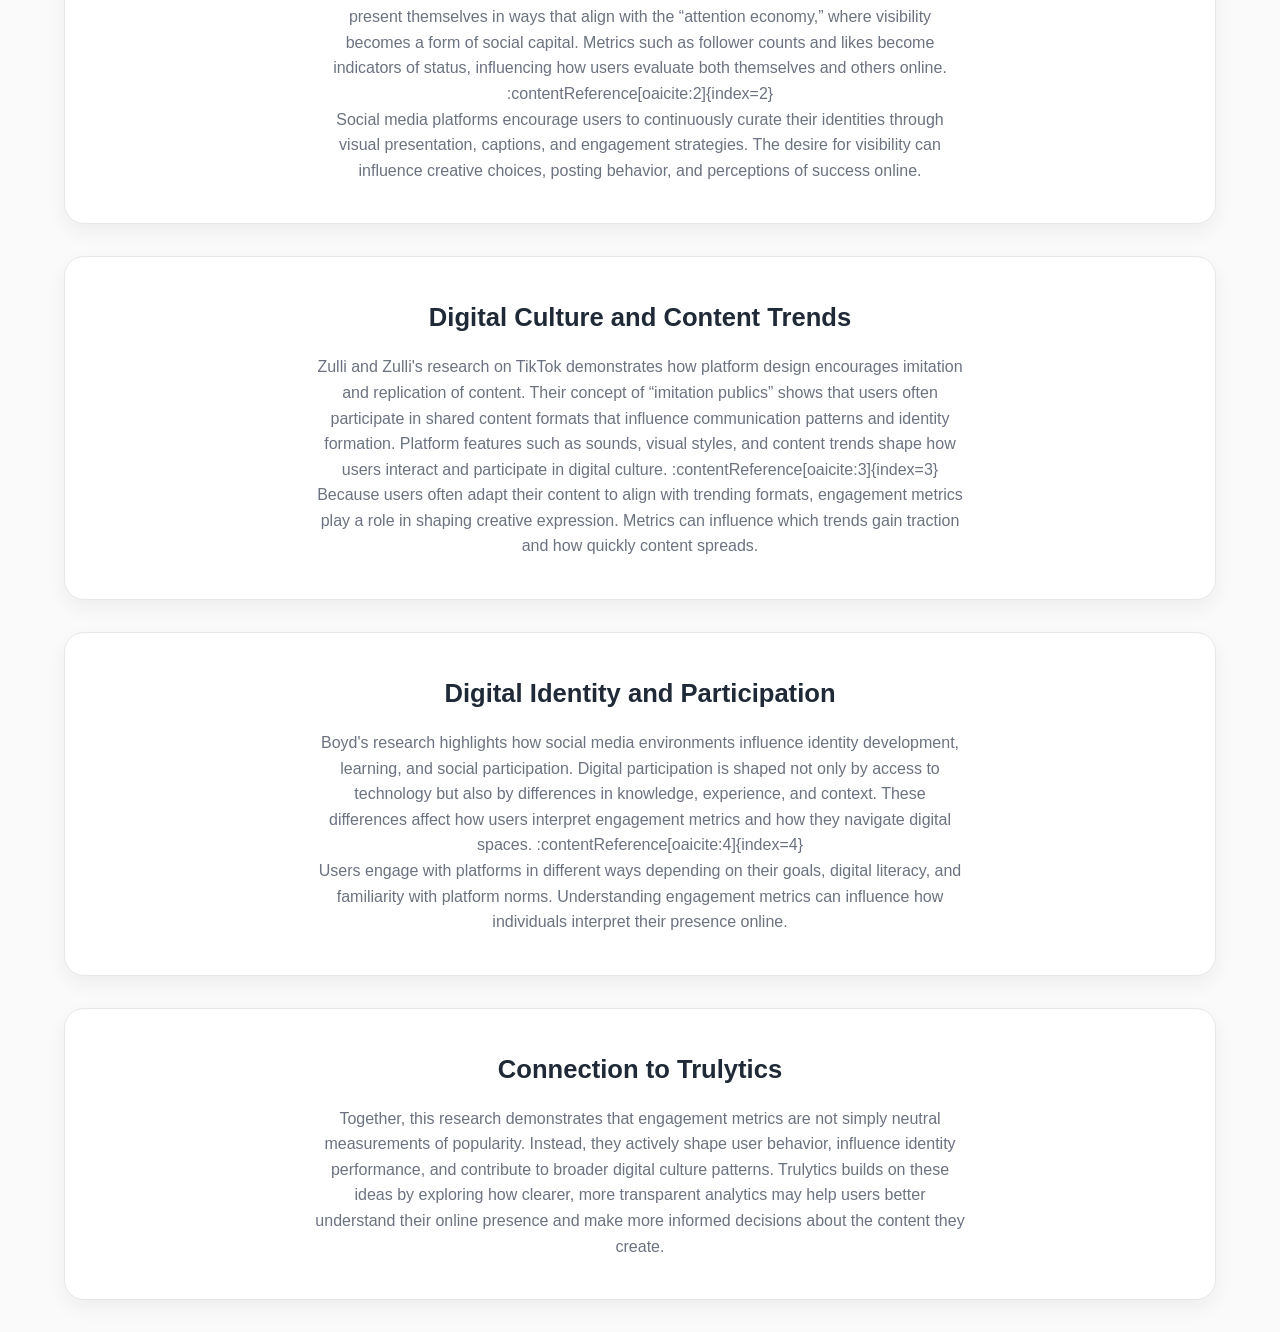
<file: research.html>
<!DOCTYPE html>
<html lang="en">
<head>
    <meta charset="UTF-8">
    <meta name="viewport" content="width=device-width, initial-scale=1.0">
    <meta name="description" content="Research supporting the Trulytics prototype">
    <meta name="author" content="Cecilia Murphy">
    <title>Research | Trulytics</title>
    <link rel="stylesheet" href="css/styles.css">
    <script src="js/app.js"></script>
</head>
<body>

    <header>
        <h1>Trulytics</h1>
        <p>True insights. Better decisions.</p>
    </header>

    <nav>
        <ul>
            <li><a href="index.html">Home</a></li>
            <li><a href="features.html">Features</a></li>
            <li><a href="dashboard.html">Dashboard</a></li>
            <li><a href="research.html">Research</a></li>
            <li><a href="methods.html">Methods</a></li>
        </ul>
    </nav>

<main>
    <section id="research-intro">
        <h2>Research</h2>
            <p> Trulytics is informed by research in digital culture, platform studies, and social media theory. Existing scholarship shows that social media platforms do more than simply allow communication — they shape how users present themselves, interpret success, and understand their own visibility online. </p>
    </section>

    <section id="platformization">
        <h2>Platform Influence</h2>
        <p> Research on platformization explains how social media platforms structure cultural production through data collection, algorithms, and engagement metrics. Platforms such as Instagram and TikTok are not neutral tools; they guide user behavior by rewarding certain types of content with visibility. The structure of these platforms encourages users to continuously produce content and adapt their behavior in response to measurable feedback such as likes, comments, and followers. :contentReference[oaicite:0]{index=0} </p>
        <p> Because platforms are built around data collection and engagement optimization, user activity becomes part of a larger system in which visibility is influenced by technological design decisions. These structures impact which voices are amplified online and how users interpret their digital performance. </p>
    </section>

    <section id="algorithmic-visibility">
        <h2>Algorithms and Visibility</h2>
        <p> Cotter describes social media visibility as a “visibility game,” in which users attempt to interpret how algorithms rank and promote content. Because algorithms determine what content is seen, users often modify their posting behavior in order to increase engagement and remain visible online. This relationship highlights how metrics influence decision-making and encourage strategic self-presentation. :contentReference[oaicite:1]{index=1} </p>
        <p> Algorithms shape digital environments by structuring what users encounter and how frequently they encounter it. As users observe patterns in engagement, they often adjust posting frequency, content style, or messaging in order to improve performance. </p>
    </section>

    <section id="attention-economy">
        <h2>Attention Economy and Self-Presentation</h2>
        <p> Marwick's concept of microcelebrity explains how individuals manage their online presence by carefully crafting content designed to attract attention. Social media encourages users to present themselves in ways that align with the “attention economy,” where visibility becomes a form of social capital. Metrics such as follower counts and likes become indicators of status, influencing how users evaluate both themselves and others online. :contentReference[oaicite:2]{index=2} </p>
        <p> Social media platforms encourage users to continuously curate their identities through visual presentation, captions, and engagement strategies. The desire for visibility can influence creative choices, posting behavior, and perceptions of success online. </p>
    </section>

    <section id="memes">
        <h2>Digital Culture and Content Trends</h2>
        <p> Zulli and Zulli's research on TikTok demonstrates how platform design encourages imitation and replication of content. Their concept of “imitation publics” shows that users often participate in shared content formats that influence communication patterns and identity formation. Platform features such as sounds, visual styles, and content trends shape how users interact and participate in digital culture. :contentReference[oaicite:3]{index=3} </p>
        <p> Because users often adapt their content to align with trending formats, engagement metrics play a role in shaping creative expression. Metrics can influence which trends gain traction and how quickly content spreads. </p>
    </section>

    <section id="digital-identity">
        <h2>Digital Identity and Participation</h2>
        <p> Boyd's research highlights how social media environments influence identity development, learning, and social participation. Digital participation is shaped not only by access to technology but also by differences in knowledge, experience, and context. These differences affect how users interpret engagement metrics and how they navigate digital spaces. :contentReference[oaicite:4]{index=4} </p>
        <p> Users engage with platforms in different ways depending on their goals, digital literacy, and familiarity with platform norms. Understanding engagement metrics can influence how individuals interpret their presence online. </p>
    </section>

    <section id="research-connection">
        <h2>Connection to Trulytics</h2>
        <p> Together, this research demonstrates that engagement metrics are not simply neutral measurements of popularity. Instead, they actively shape user behavior, influence identity performance, and contribute to broader digital culture patterns. Trulytics builds on these ideas by exploring how clearer, more transparent analytics may help users better understand their online presence and make more informed decisions about the content they create. </p>
    </section>
</main>

</body>
</html>
</file>
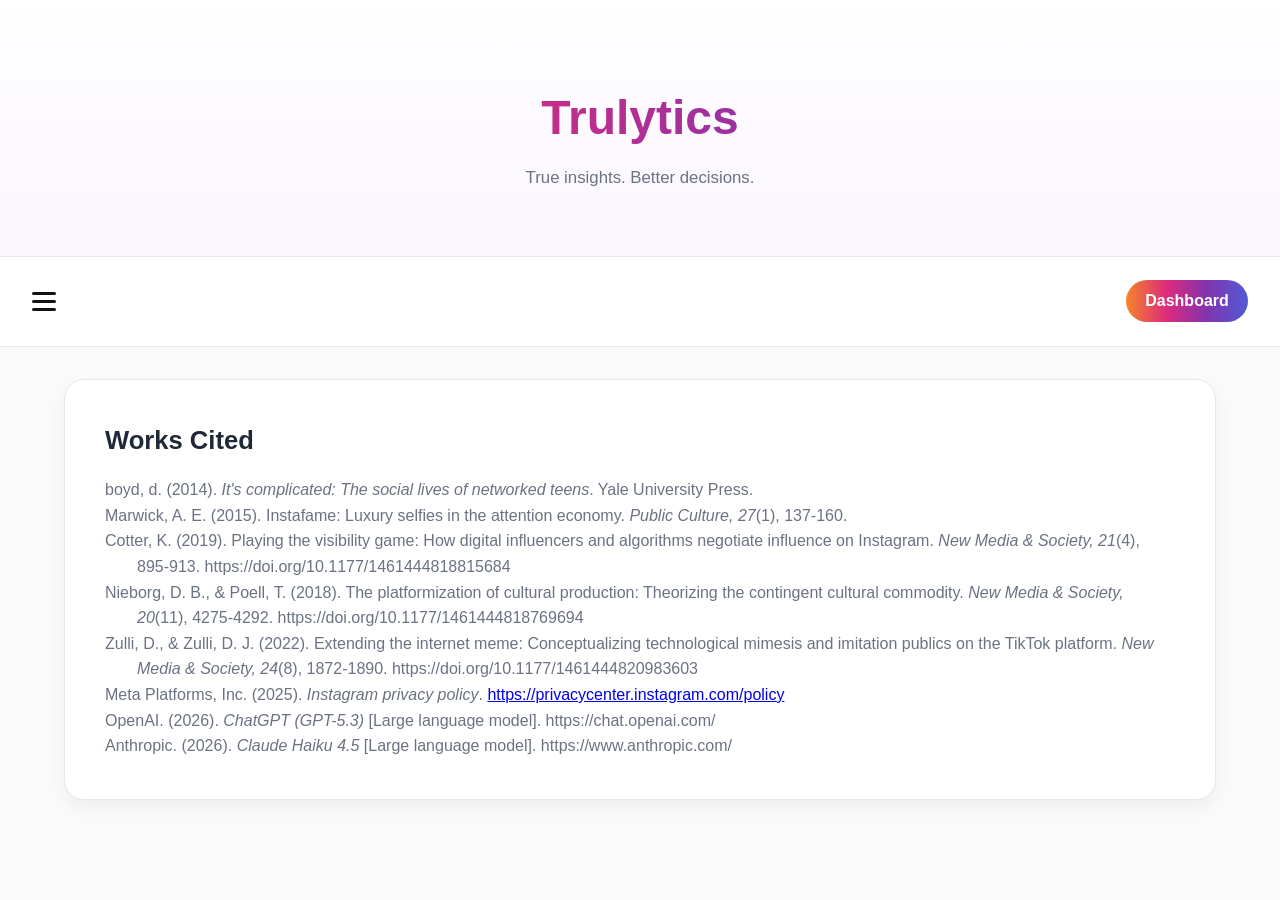
<file: works-cited.html>
<!DOCTYPE html>
<html lang="en">
<head>
    <meta charset="UTF-8">
    <meta name="viewport" content="width=device-width, initial-scale=1.0">
    <meta name="description" content="References for Trulytics, a DCDA final project by Cecilia Murphy">
    <meta name="author" content="Cecilia Murphy">
    <title>Trulytics | References</title>
    <link rel="stylesheet" href="css/styles.css">
    <script src="js/app.js" defer></script>
</head>
<body>

    <header>
        <a href="index.html" style="text-decoration: none;">
            <h1>Trulytics</h1>
            <p>True insights. Better decisions.</p>
        </a>
    </header>

    <nav>
        <div class="nav-container">
            <div class="hamburger">
                <span></span>
                <span></span>
                <span></span>
            </div>
            <ul>
                <li><a href="index.html">Home</a></li>
                <li><a href="features.html">Features</a></li>
                <li><a href="literature.html">Literature Review</a></li>
                <li><a href="methods.html">Methods</a></li>
                <li><a href="findings.html">Analysis & Findings</a></li>
                <li><a href="conclusion.html">Conclusion</a></li>
                <li><a href="works-cited.html">References</a></li>
            </ul>
        </div>
        <div class="nav-dashboard">
            <a href="dashboard.html" class="button">Dashboard</a>
        </div>
    </nav>

<main>
    <section id="references-list">
    <h2>Works Cited</h2>

        <p>boyd, d. (2014). <em>It's complicated: The social lives of networked teens</em>. Yale University Press.</p>

        <p>Marwick, A. E. (2015). Instafame: Luxury selfies in the attention economy. <em>Public Culture, 27</em>(1), 137-160.</p>

        <p>Cotter, K. (2019). Playing the visibility game: How digital influencers and algorithms negotiate influence on Instagram. <em>New Media & Society, 21</em>(4), 895-913. https://doi.org/10.1177/1461444818815684</p>

        <p>Nieborg, D. B., & Poell, T. (2018). The platformization of cultural production: Theorizing the contingent cultural commodity. <em>New Media & Society, 20</em>(11), 4275-4292. https://doi.org/10.1177/1461444818769694</p>

        <p>Zulli, D., & Zulli, D. J. (2022). Extending the internet meme: Conceptualizing technological mimesis and imitation publics on the TikTok platform. <em>New Media & Society, 24</em>(8), 1872-1890. https://doi.org/10.1177/1461444820983603</p>

        <p>Meta Platforms, Inc. (2025). <em>Instagram privacy policy</em>. <a href="https://privacycenter.instagram.com/policy" target="_blank">https://privacycenter.instagram.com/policy</a></p>

        <p>OpenAI. (2026). <em>ChatGPT (GPT-5.3)</em> [Large language model]. https://chat.openai.com/</p>

        <p>Anthropic. (2026). <em>Claude Haiku 4.5</em> [Large language model]. https://www.anthropic.com/</p>

    </section>
</main>

</body>
</html>
</file>
<file: css/styles.css>
/* =====================
   ROOT VARIABLES
===================== */

:root {
    --ig-orange: #f58529;
    --ig-pink: #dd2a7b;
    --ig-purple: #8134af;
    --ig-blue: #515bd4;

    --gradient-main: linear-gradient(
        90deg,
        #f58529,
        #dd2a7b,
        #8134af,
        #515bd4
    );

    --primary-color: #111111;
    --secondary-color: #6b7280;
    --text-color: #1f2937;
    --text-soft: #6b7280;

    --bg-color: #fafafa;
    --bg-alt: #f3f4f6;
    --card-bg: #ffffff;
    --border: #e5e7eb;
    --white: #ffffff;
}


/* =====================
   RESET
===================== */

* {
    margin: 0;
    padding: 0;
    box-sizing: border-box;
}

body {
    font-family: "Inter", "Helvetica Neue", Arial, sans-serif;
    background-color: var(--bg-color);
    color: var(--text-color);
    text-align: center;
    line-height: 1.6;
}


/* =====================
   HEADER (FULL WIDTH)
===================== */

header {
    width: 100%;
    padding: 5rem 1rem 4rem;
    background: linear-gradient(
        180deg,
        #ffffff 0%,
        #faf5ff 100%
    );
    border-bottom: 1px solid var(--border);
}

header h1 {
    font-size: 3rem;
    font-weight: 700;
    background: var(--gradient-main);
    -webkit-background-clip: text;
    -webkit-text-fill-color: transparent;
}

header p {
    margin-top: 0.5rem;
    color: var(--text-soft);
    font-size: 1.05rem;
}


/* =====================
   NAV (FULL WIDTH + HAMBURGER MENU)
===================== */

nav {
    width: 100%;
    background: white;
    border-bottom: 1px solid var(--border);
    padding: 0.9rem 2rem;
    position: sticky;
    top: 0;
    z-index: 100;
    display: flex;
    justify-content: space-between;
    align-items: center;
    flex-wrap: wrap;
}

.nav-container {
    display: flex;
    align-items: center;
    gap: 1.5rem;
    flex: 1;
    min-height: 2.5rem;
}

.hamburger {
    display: flex;
    flex-direction: column;
    cursor: pointer;
    gap: 0.35rem;
}

.hamburger span {
    width: 24px;
    height: 2.5px;
    background-color: var(--primary-color);
    border-radius: 2px;
    transition: all 0.3s ease;
}

.hamburger.active span:nth-child(1) {
    transform: rotate(45deg) translate(6.5px, 6.5px);
}

.hamburger.active span:nth-child(2) {
    opacity: 0;
}

.hamburger.active span:nth-child(3) {
    transform: rotate(-45deg) translate(5.5px, -5.5px);
}

nav ul {
    position: relative;
    top: 0;
    left: 0;
    background: transparent;
    display: flex;
    flex-direction: row;
    gap: 0;
    max-width: 0;
    overflow: hidden;
    transition: max-width 0.3s ease;
    border: none;
    padding: 0;
    list-style: none;
    white-space: nowrap;
    align-self: center;
}

nav li {
    flex: 0 0 auto;
    text-align: center;
    padding: 0.5rem 1.5rem;
    border-right: 1px solid var(--bg-alt);
}

nav li:last-child {
    border-right: none;
}

nav a {
    display: block;
    text-decoration: none;
    color: var(--primary-color);
    font-weight: 500;
    padding: 0.6rem 0;
    transition: 0.25s ease;
}

nav ul.active {
    max-width: 1000px;
    padding: 0 1rem;
}

nav a:hover {
    color: var(--ig-purple);
}

.nav-dashboard {
    margin-left: auto;
    margin-top: -1.3rem;
}

.nav-dashboard a {
    display: inline-block;
    padding: 0.5rem 1.2rem;
    border-radius: 999px;
    background: var(--gradient-main);
    color: white;
    text-decoration: none;
    font-weight: 600;
    transition: 0.25s ease;
}

.nav-dashboard a:hover {
    opacity: 0.9;
    transform: translateY(-1px);
}


/* =====================
   MAIN CONTENT
===================== */

main {
    max-width: 1200px;
    margin: 2rem auto;
    padding: 0 1.5rem;
}


/* =====================
   SECTIONS
===================== */

section {
    background: var(--card-bg);
    padding: 2.5rem;
    margin-bottom: 2rem;
    border-radius: 20px;
    border: 1px solid var(--border);
    box-shadow: 0 8px 20px rgba(0,0,0,0.05);
}

section h2 {
    margin-bottom: 1rem;
    font-size: 1.6rem;
}

section p {
    max-width: 650px;
    margin: 0 auto;
    color: var(--text-soft);
}


/* =====================
   FEATURE CARDS
===================== */

.feature-cards {
    display: grid;
    grid-template-columns: repeat(4, 1fr);
    gap: 1.25rem;
    margin-top: 1.75rem;
}

.feature-card {
    background: white;
    border-radius: 16px;
    border: 1px solid var(--border);
    padding: 1.5rem 1.25rem;
    min-height: 220px;

    display: flex;
    flex-direction: column;
    justify-content: center;

    transition: 0.2s ease;
}

.feature-card:hover {
    transform: translateY(-3px);
}

.feature-card h3 {
    margin-bottom: 0.6rem;
    font-size: 1.05rem;
}

.feature-card p {
    font-size: 0.95rem;
}


/* =====================
   BUTTONS
===================== */

.button {
    display: inline-block;
    margin-top: 1.25rem;
    padding: 0.65rem 1.2rem;
    border-radius: 999px;
    background: var(--gradient-main);
    color: white;
    text-decoration: none;
    font-weight: 600;
    transition: 0.25s ease;
}

.button:hover {
    opacity: 0.9;
    transform: translateY(-1px);
}


/* =====================
   REFERENCES / WORKS CITED
===================== */

#references-list {
    text-align: left;
}

#references-list p {
    margin-left: 2rem;
    text-indent: -2rem;
    max-width: 100%;
}


/* =====================
   RESPONSIVE
===================== */

@media (max-width: 1100px) {

    .feature-cards {
        grid-template-columns: repeat(2, 1fr);
    }

}

@media (max-width: 768px) {

    header h1 {
        font-size: 2.2rem;
    }

    nav {
        flex-wrap: nowrap;
    }

    nav ul {
        position: absolute;
        top: 100%;
        left: 0;
        width: 100%;
        background: white;
        flex-direction: column;
        max-width: 100%;
        max-height: 0;
        transition: max-height 0.3s ease;
        border-bottom: 1px solid var(--border);
    }

    nav li {
        width: 100%;
        text-align: left;
        padding: 0.5rem 2rem;
        border-right: none;
        border-bottom: 1px solid var(--bg-alt);
    }

    nav li:last-child {
        border-bottom: none;
    }

    nav ul.active {
        max-height: 500px;
        max-width: 100%;
        padding: 1rem 0;
    }

    .nav-dashboard {
        margin-left: 0;
        position: absolute;
        right: 2rem;
        top: 50%;
        transform: translateY(-50%);
    }

    .nav-dashboard a {
        padding: 0.5rem 1rem;
        font-size: 0.9rem;
    }

    section {
        padding: 1.75rem;
    }

    .feature-cards {
        grid-template-columns: 1fr;
    }

}
</file>
